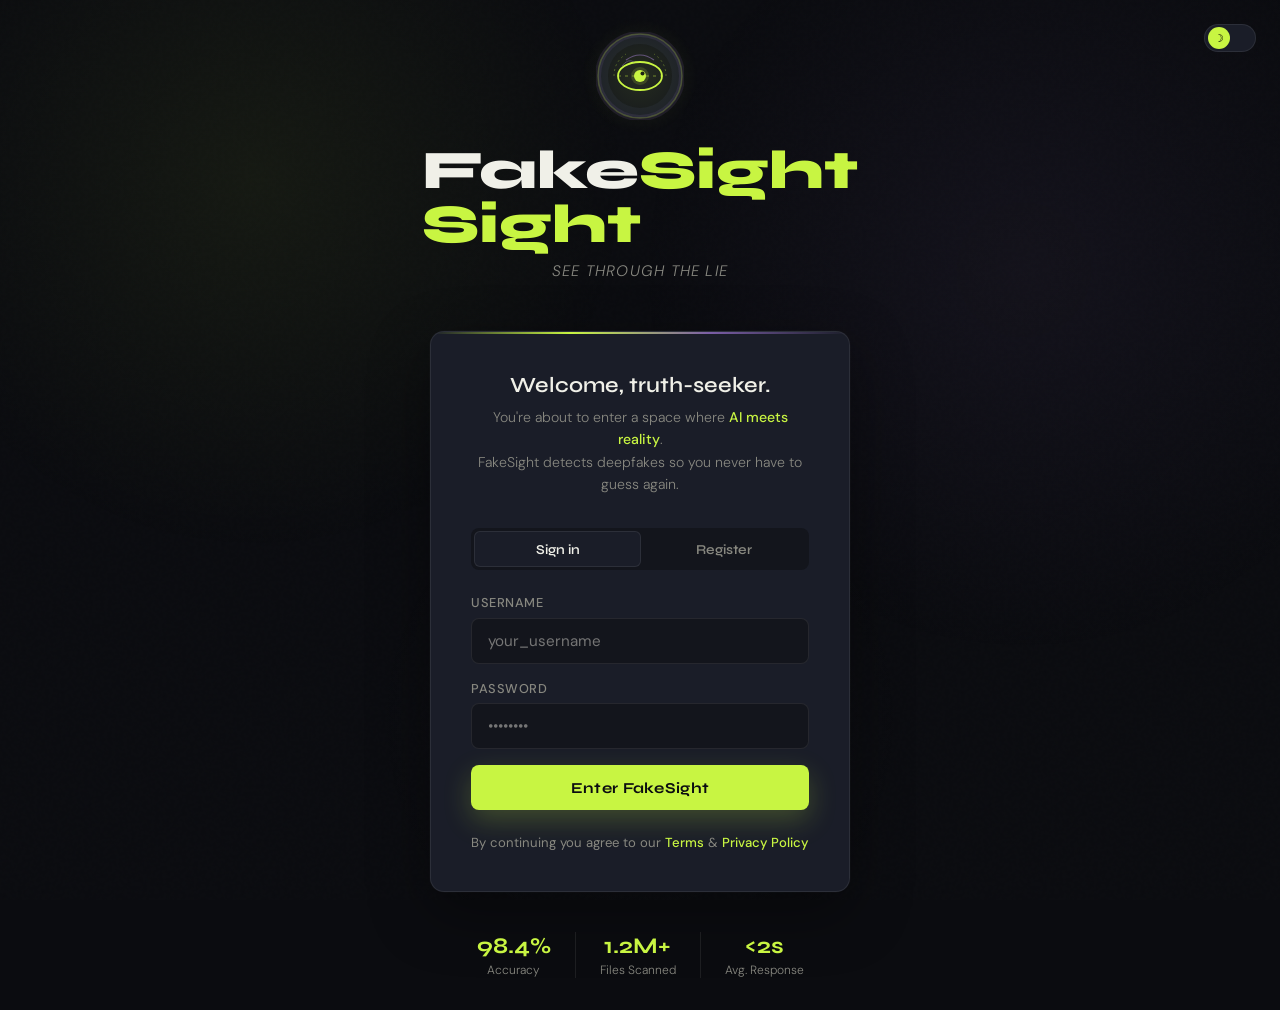
<file: frontend/index.html>
<!DOCTYPE html>
<html lang="en" data-theme="dark">
<head>
<meta charset="UTF-8" />
<meta name="viewport" content="width=device-width, initial-scale=1.0" />
<title>FakeSight — See Through the Lie</title>
<link href="https://fonts.googleapis.com/css2?family=Syne:wght@400;600;700;800&family=DM+Sans:ital,wght@0,300;0,400;0,500;1,300&display=swap" rel="stylesheet" />
<style>
  :root {
    --bg: #0b0c10;
    --surface: #13151c;
    --card: #1a1d28;
    --border: rgba(255,255,255,0.08);
    --accent: #c8f542;
    --accent2: #7b5ea7;
    --text: #f0f0e8;
    --muted: #888880;
    --danger: #ff4d6d;
    --safe: #c8f542;
    --radius: 14px;
    --transition: 0.3s cubic-bezier(0.4, 0, 0.2, 1);
  }
  [data-theme="light"] {
    --bg: #f5f4ee;
    --surface: #eceae1;
    --card: #ffffff;
    --border: rgba(0,0,0,0.1);
    --accent: #5a8a00;
    --accent2: #6b4d9e;
    --text: #1a1a14;
    --muted: #5f5e58;
    --danger: #c9213e;
    --safe: #4a7200;
  }
  * { box-sizing: border-box; margin: 0; padding: 0; }
  html { font-size: 16px; }
  body {
    font-family: 'DM Sans', sans-serif;
    background: var(--bg);
    color: var(--text);
    min-height: 100vh;
    transition: background var(--transition), color var(--transition);
    overflow-x: hidden;
  }

  /* PARTICLE CANVAS */
  #particleCanvas {
    position: fixed;
    inset: 0;
    pointer-events: none;
    z-index: 0;
  }

  .noise {
    position: fixed; inset: 0; pointer-events: none; z-index: 1;
    background-image: url("data:image/svg+xml,%3Csvg viewBox='0 0 256 256' xmlns='http://www.w3.org/2000/svg'%3E%3Cfilter id='noise'%3E%3CfeTurbulence type='fractalNoise' baseFrequency='0.9' numOctaves='4' stitchTiles='stitch'/%3E%3C/filter%3E%3Crect width='100%25' height='100%25' filter='url(%23noise)' opacity='0.03'/%3E%3C/svg%3E");
    opacity: 0.4;
  }

  .theme-btn {
    position: fixed; top: 1.5rem; right: 1.5rem; z-index: 100;
    width: 52px; height: 28px;
    background: var(--card);
    border: 1px solid var(--border);
    border-radius: 100px;
    cursor: pointer;
    display: flex; align-items: center; padding: 3px;
    transition: background var(--transition), border var(--transition);
  }
  .theme-btn-knob {
    width: 22px; height: 22px;
    border-radius: 50%;
    background: var(--accent);
    transition: transform var(--transition), background var(--transition);
    display: flex; align-items: center; justify-content: center;
    font-size: 11px;
  }
  [data-theme="light"] .theme-btn-knob { transform: translateX(24px); }

  .page {
    position: relative; z-index: 2;
    min-height: 100vh;
    display: flex; flex-direction: column; align-items: center; justify-content: center;
    padding: 2rem 1rem;
  }

  .logo-area {
    display: flex; flex-direction: column; align-items: center;
    margin-bottom: 3rem;
    animation: fadeUp 0.7s ease both;
  }

  /* EYE CONTAINER */
  .eye-wrap {
    width: 88px; height: 88px;
    margin-bottom: 1.5rem;
    position: relative;
  }

  .eye-wrap svg { width: 100%; height: 100%; }

  .eye-glow {
    position: absolute;
    inset: -15px;
    border-radius: 50%;
    background: radial-gradient(circle, rgba(200,245,66,0.1) 0%, transparent 70%);
    animation: pulse-glow 3s ease-in-out infinite;
    pointer-events: none;
  }

  @keyframes pulse-glow {
    0%,100% { opacity: 0.5; transform: scale(1); }
    50% { opacity: 1; transform: scale(1.1); }
  }

  .eye-wrap.blink svg {
    animation: blink-eye 0.12s ease;
  }
  @keyframes blink-eye {
    0% { transform: scaleY(1); }
    50% { transform: scaleY(0.05); }
    100% { transform: scaleY(1); }
  }

  .scan-line {
    animation: scan 2.5s ease-in-out infinite;
  }
  @keyframes scan {
    0% { transform: translateY(-8px); opacity: 0; }
    30% { opacity: 0.7; }
    70% { opacity: 0.7; }
    100% { transform: translateY(8px); opacity: 0; }
  }

  .brand {
    font-family: 'Syne', sans-serif;
    font-weight: 800;
    font-size: clamp(2.4rem, 6vw, 3.4rem);
    letter-spacing: -0.03em;
    line-height: 1;
    color: var(--text);
  }
  .brand span { color: var(--accent); }

  .tagline {
    margin-top: 0.5rem;
    font-size: 0.95rem;
    font-weight: 300;
    color: var(--muted);
    letter-spacing: 0.08em;
    text-transform: uppercase;
    font-style: italic;
  }

  .welcome-card {
    background: var(--card);
    border: 1px solid var(--border);
    border-radius: var(--radius);
    padding: 2.5rem;
    width: 100%; max-width: 420px;
    animation: fadeUp 0.9s ease both;
    position: relative;
    overflow: hidden;
  }
  .welcome-card::before {
    content: '';
    position: absolute; top: 0; left: 0; right: 0; height: 2px;
    background: linear-gradient(90deg, transparent, var(--accent), var(--accent2), transparent);
  }

  .welcome-msg {
    text-align: center;
    margin-bottom: 2rem;
  }
  .welcome-msg h2 {
    font-family: 'Syne', sans-serif;
    font-weight: 600;
    font-size: 1.35rem;
    margin-bottom: 0.5rem;
    color: var(--text);
  }
  .welcome-msg p {
    font-size: 0.88rem;
    color: var(--muted);
    font-weight: 300;
    line-height: 1.6;
  }
  .welcome-msg p strong { color: var(--accent); font-weight: 500; }

  .form-alert {
    padding: 0.6rem 1rem;
    border-radius: 8px;
    font-size: 0.82rem;
    font-weight: 500;
    margin-bottom: 1rem;
    background: rgba(255,77,109,0.1);
    border: 1px solid rgba(255,77,109,0.2);
    color: var(--danger);
    display: none;
  }
  .form-alert.success {
    background: rgba(200,245,66,0.08);
    border-color: rgba(200,245,66,0.2);
    color: var(--accent);
  }
  .form-alert.show { display: block; }

  .form-group { margin-bottom: 1rem; }
  .form-group label {
    display: block;
    font-size: 0.8rem;
    font-weight: 500;
    color: var(--muted);
    margin-bottom: 0.4rem;
    letter-spacing: 0.04em;
    text-transform: uppercase;
  }
  .form-group input {
    width: 100%;
    padding: 0.75rem 1rem;
    background: var(--surface);
    border: 1px solid var(--border);
    border-radius: 8px;
    color: var(--text);
    font-family: 'DM Sans', sans-serif;
    font-size: 0.95rem;
    transition: border var(--transition), box-shadow var(--transition);
    outline: none;
  }
  .form-group input:focus {
    border-color: var(--accent);
    box-shadow: 0 0 0 3px rgba(200,245,66,0.12);
  }
  [data-theme="light"] .form-group input:focus {
    box-shadow: 0 0 0 3px rgba(90,138,0,0.12);
  }

  .btn-primary {
    width: 100%;
    padding: 0.85rem;
    background: var(--accent);
    color: #0b0c10;
    border: none;
    border-radius: 8px;
    font-family: 'Syne', sans-serif;
    font-weight: 700;
    font-size: 0.95rem;
    letter-spacing: 0.02em;
    cursor: pointer;
    margin-top: 0.5rem;
    transition: transform 0.15s ease, opacity 0.15s ease;
    display: flex; align-items: center; justify-content: center; gap: 8px;
  }
  .btn-primary:hover:not(:disabled) { opacity: 0.88; transform: translateY(-1px); }
  .btn-primary:active:not(:disabled) { transform: scale(0.98); }
  .btn-primary:disabled { opacity: 0.5; cursor: not-allowed; }

  .btn-loader {
    width: 14px; height: 14px;
    border: 2px solid rgba(11,12,16,0.3);
    border-top-color: #0b0c10;
    border-radius: 50%;
    animation: spin 0.7s linear infinite;
    display: none;
  }
  .btn-primary.loading .btn-loader { display: inline-block; }
  .btn-primary.loading .btn-text { display: none; }

  @keyframes spin { to { transform: rotate(360deg); } }

  .divider {
    display: flex; align-items: center; gap: 0.75rem;
    margin: 1.25rem 0;
    color: var(--muted);
    font-size: 0.8rem;
  }
  .divider::before, .divider::after {
    content: ''; flex: 1;
    height: 1px; background: var(--border);
  }

  .btn-ghost {
    width: 100%;
    padding: 0.75rem;
    background: transparent;
    color: var(--text);
    border: 1px solid var(--border);
    border-radius: 8px;
    font-family: 'DM Sans', sans-serif;
    font-weight: 400;
    font-size: 0.9rem;
    cursor: pointer;
    transition: border var(--transition), background var(--transition);
  }
  .btn-ghost:hover { border-color: var(--accent); background: var(--surface); }

  .hint {
    text-align: center;
    margin-top: 1.5rem;
    font-size: 0.82rem;
    color: var(--muted);
  }
  .hint a { color: var(--accent); text-decoration: none; font-weight: 500; }

  .stats-row {
    display: flex; gap: 1.5rem;
    margin-top: 2.5rem;
    animation: fadeUp 1.1s ease both;
  }
  .stat { text-align: center; }
  .stat-num {
    font-family: 'Syne', sans-serif;
    font-weight: 700;
    font-size: 1.4rem;
    color: var(--accent);
  }
  .stat-label {
    font-size: 0.75rem;
    color: var(--muted);
    font-weight: 300;
    margin-top: 0.15rem;
  }
  .stat-sep { width: 1px; background: var(--border); align-self: stretch; }

  @keyframes fadeUp {
    from { opacity: 0; transform: translateY(18px); }
    to { opacity: 1; transform: translateY(0); }
  }

  .tab-row {
    display: flex; gap: 0; margin-bottom: 1.5rem;
    background: var(--surface);
    border-radius: 8px;
    padding: 3px;
  }
  .tab {
    flex: 1; padding: 0.55rem;
    text-align: center;
    font-family: 'Syne', sans-serif;
    font-size: 0.85rem;
    font-weight: 600;
    cursor: pointer;
    border-radius: 6px;
    transition: background var(--transition), color var(--transition);
    color: var(--muted);
    border: none;
    background: transparent;
  }
  .tab.active {
    background: var(--card);
    color: var(--text);
    border: 1px solid var(--border);
  }
  .form-panel { display: none; }
  .form-panel.active { display: block; }
  /* ===== CINEMATIC PREMIUM UPGRADE ===== */

body::before {
  content: "";
  position: fixed;
  inset: 0;
  background:
    radial-gradient(circle at 20% 20%, rgba(200,245,66,0.06), transparent 30%),
    radial-gradient(circle at 80% 30%, rgba(123,94,167,0.08), transparent 32%),
    radial-gradient(circle at 50% 80%, rgba(255,255,255,0.03), transparent 28%);
  z-index: 0;
  pointer-events: none;
  animation: ambientMove 14s ease-in-out infinite alternate;
}

@keyframes ambientMove {
  0% { transform: scale(1) translateY(0); }
  100% { transform: scale(1.08) translateY(-12px); }
}

.welcome-card {
  backdrop-filter: blur(18px);
  box-shadow:
    0 20px 60px rgba(0,0,0,0.38),
    0 0 0 1px rgba(255,255,255,0.02);
  transition: transform 0.35s ease, box-shadow 0.35s ease;
}

.welcome-card:hover {
  transform: translateY(-6px);
  box-shadow:
    0 28px 70px rgba(0,0,0,0.48),
    0 0 25px rgba(200,245,66,0.06);
}

.brand {
  animation: titleReveal 1.1s ease both;
}

@keyframes titleReveal {
  from {
    opacity: 0;
    transform: translateY(16px) scale(0.96);
    letter-spacing: 0.08em;
  }
  to {
    opacity: 1;
    transform: translateY(0) scale(1);
    letter-spacing: normal;
  }
}

.btn-primary {
  box-shadow: 0 10px 28px rgba(200,245,66,0.22);
}

.btn-primary:hover:not(:disabled) {
  transform: translateY(-2px) scale(1.01);
  box-shadow: 0 18px 38px rgba(200,245,66,0.28);
}

.btn-ghost:hover {
  transform: translateY(-2px);
}

.stat {
  transition: transform 0.25s ease;
}

.stat:hover {
  transform: translateY(-4px);
}

.eye-wrap {
  animation: floatEye 4s ease-in-out infinite;
}

@keyframes floatEye {
  0%,100% { transform: translateY(0px); }
  50% { transform: translateY(-6px); }
}

.page {
  animation: fadeUp 0.8s ease;
}
.tagline {
  min-height: 22px;
  transition: opacity 0.4s ease, transform 0.4s ease;
}

.tagline.fade-out {
  opacity: 0;
  transform: translateY(6px);
}

.tagline.fade-in {
  opacity: 1;
  transform: translateY(0);
}

@keyframes blinkCursor {
  0%,50% { opacity: 1; }
  51%,100% { opacity: 0; }
}
.reveal {
  opacity: 0;
  transform: translateY(28px);
  transition: opacity 0.8s ease, transform 0.8s ease;
}

.reveal.show {
  opacity: 1;
  transform: translateY(0);
}
</style>
</head>
<body data-theme="dark">

<canvas id="particleCanvas"></canvas>
<div class="noise"></div>

<button class="theme-btn" onclick="toggleTheme()" title="Toggle theme">
  <div class="theme-btn-knob" id="knob">☽</div>
</button>

<div class="page">
  <div class="logo-area reveal">

    <!-- ANIMATED EYE -->
    <div class="eye-wrap" id="eyeWrap">
      <div class="eye-glow"></div>
      <svg id="eyeSvg" viewBox="0 0 88 88" fill="none" xmlns="http://www.w3.org/2000/svg">
        <circle cx="44" cy="44" r="42" fill="#1a1d28" stroke="rgba(200,245,66,0.25)" stroke-width="1.5"/>
        <circle cx="44" cy="44" r="32" fill="#13151c"/>
        <ellipse cx="44" cy="44" rx="22" ry="14" fill="none" stroke="#c8f542" stroke-width="1.8"/>
        <circle id="eyeIris" cx="44" cy="44" r="9" fill="#c8f542" opacity="0.15"/>
        <circle id="eyePupil" cx="44" cy="44" r="6" fill="#c8f542"/>
        <circle id="eyeShine" cx="46.5" cy="41.5" r="2" fill="#0b0c10"/>
        <circle id="eyeReflect" cx="43" cy="46" r="1" fill="#c8f542" opacity="0.4"/>
        <line class="scan-line" x1="22" y1="44" x2="66" y2="44" stroke="#c8f542" stroke-width="0.8" stroke-dasharray="3 4" opacity="0.6"/>
        <path d="M 30 28 Q 44 18 58 28" stroke="#7b5ea7" stroke-width="1.2" fill="none" opacity="0.7"/>
        <path d="M 26 34 Q 32 26 38 30" stroke="#7b5ea7" stroke-width="1" fill="none" opacity="0.5"/>
        <circle cx="44" cy="44" r="42" fill="none" stroke="rgba(123,94,167,0.15)" stroke-width="6"/>
        <path d="M 18 44 Q 18 30 30 22" stroke="#c8f542" stroke-width="1" fill="none" opacity="0.3" stroke-dasharray="2 3"/>
        <path d="M 70 44 Q 70 30 58 22" stroke="#c8f542" stroke-width="1" fill="none" opacity="0.3" stroke-dasharray="2 3"/>
      </svg>
    </div>

    <div class="brand">
     <div class="brand">Fake<span>Sight</span></div><span>Sight</span>
    </div>
    <div class="tagline">See through the lie</div>
  </div>

  <div class="welcome-card reveal">
    <div class="welcome-msg">
      <h2>Welcome, truth-seeker.</h2>
      <p>
        You're about to enter a space where <strong>AI meets reality</strong>.<br>
        FakeSight detects deepfakes so you never have to guess again.
      </p>
    </div>

    <div class="tab-row">
      <button class="tab active" onclick="switchTab('login', this)">Sign in</button>
      <button class="tab" onclick="switchTab('register', this)">Register</button>
    </div>

    <!-- LOGIN PANEL -->
    <div class="form-panel active" id="panel-login">
      <div class="form-alert" id="login-error"></div>
      <div class="form-group">
        <label>Username</label>
        <input type="text" id="login-username" placeholder="your_username" autocomplete="username"/>
      </div>
      <div class="form-group">
        <label>Password</label>
        <input type="password" id="login-password" placeholder="••••••••" autocomplete="current-password"/>
      </div>
      <button class="btn-primary" id="loginBtn" onclick="handleLogin()">
        <span class="btn-text">Enter FakeSight</span>
        <span class="btn-loader"></span>
      </button>
    </div>

    <!-- REGISTER PANEL -->
    <div class="form-panel" id="panel-register">
      <div class="form-alert" id="register-error"></div>
      <div class="form-alert success" id="register-success"></div>
      <div class="form-group">
        <label>Username</label>
        <input type="text" id="reg-username" placeholder="investigator_42" autocomplete="username"/>
      </div>
      <div class="form-group">
        <label>Email</label>
        <input type="email" id="reg-email" placeholder="you@mail.com" autocomplete="email"/>
      </div>
      <div class="form-group">
        <label>Password</label>
        <input type="password" id="reg-password" placeholder="Choose a strong password" autocomplete="new-password"/>
      </div>
      <div class="form-group">
        <label>Confirm Password</label>
        <input type="password" id="reg-password2" placeholder="••••••••" autocomplete="new-password"/>
      </div>
      <button class="btn-primary" id="registerBtn" onclick="handleRegister()">
        <span class="btn-text">Create Account</span>
        <span class="btn-loader"></span>
      </button>
    </div>

    <div class="hint">
      By continuing you agree to our <a href="#">Terms</a> &amp; <a href="#">Privacy Policy</a>
    </div>
  </div>

  <div class="stats-row reveal">
    <div class="stat">
      <div class="stat-num">98.4%</div>
      <div class="stat-label">Accuracy</div>
    </div>
    <div class="stat-sep"></div>
    <div class="stat">
      <div class="stat-num">1.2M+</div>
      <div class="stat-label">Files Scanned</div>
    </div>
    <div class="stat-sep"></div>
    <div class="stat">
      <div class="stat-num">&lt;2s</div>
      <div class="stat-label">Avg. Response</div>
    </div>
  </div>
</div>

<script src="js/app.js?v=3"></script>


</body>
</html>
</file>
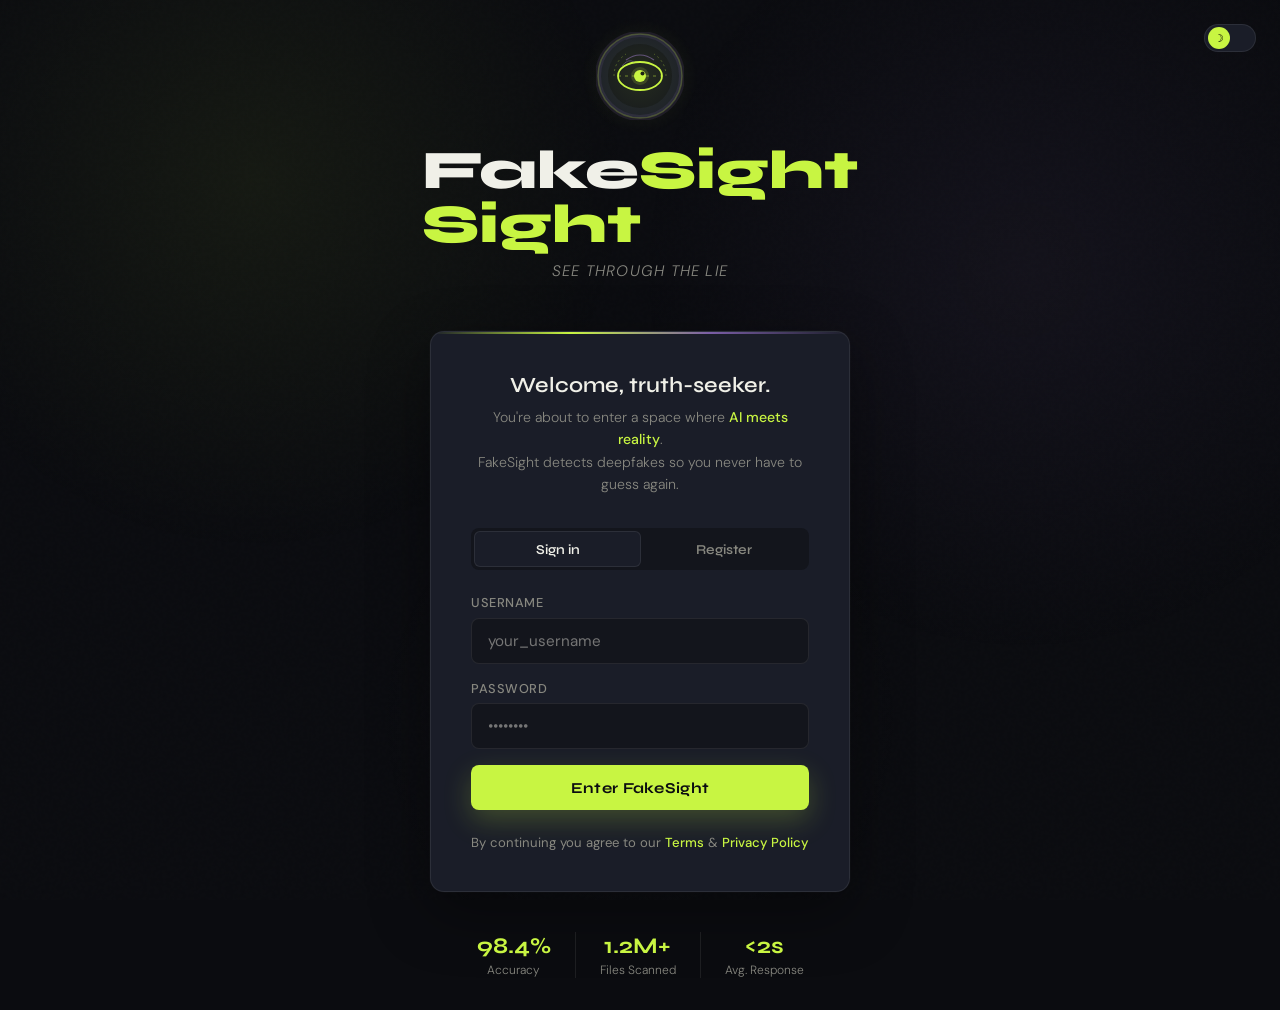
<file: frontend/dashboard.html>
<!DOCTYPE html>
<html lang="en" data-theme="dark">
<head>
  <meta charset="UTF-8" />
  <meta name="viewport" content="width=device-width, initial-scale=1.0" />
  <title>FakeSight — Dashboard</title>
  <link href="https://fonts.googleapis.com/css2?family=Syne:wght@400;600;700;800&family=DM+Sans:ital,wght@0,300;0,400;0,500;1,300&display=swap" rel="stylesheet" />
  <link rel="stylesheet" href="css/style.css" />
</head>
<body class="dash-body">

  <aside class="sidebar">
    <div class="sidebar-top">
      <div class="sidebar-brand">
        <svg viewBox="0 0 36 36" fill="none" width="28" height="28">
          <circle cx="18" cy="18" r="16" fill="#13151c" stroke="rgba(200,245,66,0.4)" stroke-width="1.2"/>
          <ellipse cx="18" cy="18" rx="10" ry="6.5" fill="none" stroke="#c8f542" stroke-width="1"/>
          <circle cx="18" cy="18" r="4.5" fill="#c8f542" opacity="0.2"/>
          <circle cx="18" cy="18" r="3" fill="#c8f542"/>
          <circle cx="19.5" cy="16.5" r="1.2" fill="#0b0c10"/>
        </svg>
        <span class="sb-word"><span>Fake</span>Sight</span>
      </div>
    </div>

    <nav class="sidebar-nav">
      <a href="#" class="nav-item active" data-section="overview">
        <svg viewBox="0 0 20 20" fill="none"><rect x="3" y="3" width="6" height="6" rx="1.5" stroke="currentColor" stroke-width="1.4"/><rect x="11" y="3" width="6" height="6" rx="1.5" stroke="currentColor" stroke-width="1.4"/><rect x="3" y="11" width="6" height="6" rx="1.5" stroke="currentColor" stroke-width="1.4"/><rect x="11" y="11" width="6" height="6" rx="1.5" stroke="currentColor" stroke-width="1.4"/></svg>
        Overview
      </a>
      <a href="#" class="nav-item" data-section="detect">
        <svg viewBox="0 0 20 20" fill="none"><circle cx="10" cy="10" r="7" stroke="currentColor" stroke-width="1.4"/><circle cx="10" cy="10" r="3" stroke="currentColor" stroke-width="1.4"/><line x1="10" y1="3" x2="10" y2="1" stroke="currentColor" stroke-width="1.4" stroke-linecap="round"/><line x1="17" y1="10" x2="19" y2="10" stroke="currentColor" stroke-width="1.4" stroke-linecap="round"/><line x1="10" y1="17" x2="10" y2="19" stroke="currentColor" stroke-width="1.4" stroke-linecap="round"/><line x1="3" y1="10" x2="1" y2="10" stroke="currentColor" stroke-width="1.4" stroke-linecap="round"/></svg>
        Detect
      </a>
      <a href="#" class="nav-item" data-section="history">
        <svg viewBox="0 0 20 20" fill="none"><circle cx="10" cy="10" r="7" stroke="currentColor" stroke-width="1.4"/><path d="M10 6v4l2.5 2.5" stroke="currentColor" stroke-width="1.4" stroke-linecap="round" stroke-linejoin="round"/></svg>
        History
      </a>
      <a href="#" class="nav-item" data-section="profile">
        <svg viewBox="0 0 20 20" fill="none"><circle cx="10" cy="7" r="3.5" stroke="currentColor" stroke-width="1.4"/><path d="M3 17c0-3.3 3.1-6 7-6s7 2.7 7 6" stroke="currentColor" stroke-width="1.4" stroke-linecap="round"/></svg>
        Profile
      </a>
    </nav>

    <div class="sidebar-bottom">
      <div class="user-chip">
        <div class="user-av" id="sidebarAv">?</div>
        <div class="user-info">
          <div class="user-nm" id="sidebarName">Loading...</div>
          <div class="user-rl" id="sidebarRole">user</div>
        </div>
        <button class="logout-btn" onclick="handleLogout()" title="Logout">
          <svg viewBox="0 0 20 20" fill="none"><path d="M13 4h3a1 1 0 0 1 1 1v10a1 1 0 0 1-1 1h-3" stroke="currentColor" stroke-width="1.4" stroke-linecap="round"/><path d="M9 13l3-3-3-3" stroke="currentColor" stroke-width="1.4" stroke-linecap="round" stroke-linejoin="round"/><line x1="12" y1="10" x2="4" y2="10" stroke="currentColor" stroke-width="1.4" stroke-linecap="round"/></svg>
        </button>
      </div>
    </div>
  </aside>

  <main class="dash-main">
    <header class="topbar">
      <div class="topbar-left">
        <h1 class="topbar-title" id="topbarTitle">Overview</h1>
        <div class="topbar-crumb">FakeSight / <span id="crumbSection">Overview</span></div>
      </div>
      <div class="topbar-right">
        <button class="theme-btn-dash" onclick="toggleTheme()" title="Toggle theme">
          <div class="theme-knob" id="knob">☽</div>
        </button>
        <div class="notif-btn">
          <svg viewBox="0 0 20 20" fill="none"><path d="M10 2a6 6 0 0 1 6 6v3l1.5 2.5H2.5L4 11V8a6 6 0 0 1 6-6z" stroke="currentColor" stroke-width="1.4"/><path d="M8 15.5a2 2 0 0 0 4 0" stroke="currentColor" stroke-width="1.4" stroke-linecap="round"/></svg>
          <span class="notif-dot"></span>
        </div>
      </div>
    </header>

    <div class="dash-content">

      <!-- OVERVIEW -->
      <section class="section" id="section-overview">
        <div class="welcome-banner">
          <div class="wb-text">
            <h2>Welcome back, <span id="welcomeName">Investigator</span>.</h2>
            <p>Your AI-powered deepfake scanner is ready. Upload an image and FakeSight will reveal the truth.</p>
          </div>
          <div class="wb-art">
            <svg viewBox="0 0 160 80" fill="none">
              <ellipse cx="80" cy="40" rx="60" ry="30" fill="none" stroke="#c8f542" stroke-width="0.8" stroke-dasharray="4 3" opacity="0.2"/>
              <ellipse cx="80" cy="40" rx="40" ry="20" fill="none" stroke="#c8f542" stroke-width="1" opacity="0.4"/>
              <circle cx="80" cy="40" r="13" fill="#c8f542" opacity="0.1"/>
              <circle cx="80" cy="40" r="8" fill="#c8f542" opacity="0.3"/>
              <circle cx="80" cy="40" r="4" fill="#c8f542"/>
              <circle cx="82" cy="38" r="1.5" fill="#0b0c10"/>
              <path d="M 20 40 Q 80 10 140 40" stroke="#c8f542" stroke-width="1.2" fill="none" stroke-linecap="round" opacity="0.5"/>
              <path d="M 20 40 Q 80 70 140 40" stroke="#7b5ea7" stroke-width="0.8" fill="none" stroke-linecap="round" opacity="0.4"/>
            </svg>
          </div>
        </div>

        <div class="stats-grid">
          <div class="stat-card">
            <div class="sc-label">Total Scans</div>
            <div class="sc-val" id="statTotal">—</div>
            <div class="sc-bar"><div class="sc-fill accent" style="width:70%"></div></div>
          </div>
          <div class="stat-card">
            <div class="sc-label">Fakes Detected</div>
            <div class="sc-val c-danger" id="statFakes">—</div>
            <div class="sc-bar"><div class="sc-fill danger" id="fakeBar" style="width:0%"></div></div>
          </div>
          <div class="stat-card">
            <div class="sc-label">Real Confirmed</div>
            <div class="sc-val c-safe" id="statReal">—</div>
            <div class="sc-bar"><div class="sc-fill safe" id="realBar" style="width:0%"></div></div>
          </div>
          <div class="stat-card">
            <div class="sc-label">Avg. Confidence</div>
            <div class="sc-val c-accent" id="statConf">—</div>
            <div class="sc-bar"><div class="sc-fill accent" id="confBar" style="width:0%"></div></div>
          </div>
        </div>

        <div class="table-panel">
          <div class="panel-head">
            <h3>Recent Activity</h3>
            <button class="panel-link" onclick="switchSection('history')">View all →</button>
          </div>
          <div class="table-wrap">
            <table class="data-table">
              <thead><tr><th>File</th><th>Result</th><th>Confidence</th><th>Date</th></tr></thead>
              <tbody id="overviewBody"><tr><td colspan="4" class="empty-row">Loading...</td></tr></tbody>
            </table>
          </div>
        </div>
      </section>

      <!-- DETECT -->
      <section class="section hidden" id="section-detect">
        <div class="detect-grid">
          <div class="detect-card">
            <div class="dc-head">
              <h3>Upload Image for Analysis</h3>
              <p>FakeSight's AI model will scan your image and return a real/fake verdict with confidence score.</p>
            </div>
            <div class="dropzone" id="dropzone"
              ondragover="event.preventDefault();this.classList.add('drag-over')"
              ondragleave="this.classList.remove('drag-over')"
              ondrop="handleDrop(event)"
              onclick="document.getElementById('fileInput').click()">
              <div class="dz-inner" id="dzInner">
                <div class="dz-icon">
                  <svg viewBox="0 0 48 48" fill="none"><rect x="4" y="10" width="40" height="30" rx="4" stroke="currentColor" stroke-width="1.5"/><circle cx="17" cy="21" r="4" stroke="currentColor" stroke-width="1.5"/><path d="M4 33l10-8 7 6 7-5 12 8" stroke="currentColor" stroke-width="1.5" stroke-linecap="round" stroke-linejoin="round"/></svg>
                </div>
                <div class="dz-title">Drop an image here</div>
                <div class="dz-sub">or click to browse — JPG, PNG, WebP</div>
              </div>
              <div class="dz-preview hidden" id="dzPreview">
                <img id="previewImg" alt="Preview"/>
                <div class="preview-name" id="previewName"></div>
                <div class="preview-size" id="previewSize"></div>
              </div>
              <input type="file" id="fileInput" accept="image/*" style="display:none" onchange="handleFileSelect(event)"/>
            </div>
            <div id="scanStatus" class="scan-status" style="display:none;">
              <div class="scan-loader"></div>
              <p id="scanText">Scanning...</p>
            </div>
            <div class="detect-actions">
              <button class="btn-ghost-dash" id="clearBtn" onclick="clearFile()" disabled>Clear</button>
              <button class="btn-primary-dash btn-detect" id="detectBtn" onclick="runDetection()" disabled>
                <span class="btn-text">Run FakeSight Scan</span>
                <span class="btn-loader-dash hidden"></span>
              </button>
            </div>
          </div>

          <div class="result-card" id="resultCard">
            <div id="scanStatus" class="scan-status" style="display:none;">
              <div class="scan-loader"></div>
              <p id="scanText">Scanning...</p>
            </div>
            <div class="result-placeholder" id="resultPlaceholder">
              <svg viewBox="0 0 64 64" fill="none"><circle cx="32" cy="32" r="28" stroke="currentColor" stroke-width="1" stroke-dasharray="3 3" opacity="0.2"/><ellipse cx="32" cy="32" rx="16" ry="10" fill="none" stroke="currentColor" stroke-width="1.2" opacity="0.3"/><circle cx="32" cy="32" r="6" fill="none" stroke="currentColor" stroke-width="1.2" opacity="0.3"/><circle cx="32" cy="32" r="2" fill="currentColor" opacity="0.2"/></svg>
              <p>Awaiting image upload.<br/>Results will appear here.</p>
            </div>
            <div class="result-display hidden" id="resultDisplay">
              <div class="verdict-box" id="verdictBox">
                <div class="verdict-icon" id="verdictIcon"></div>
                <div class="verdict-label" id="verdictLabel">—</div>
                <div class="verdict-sub" id="verdictSub">—</div>
              </div>
              <div class="conf-block">
                <div class="conf-row">
                  <span class="conf-lbl">Confidence Score</span>
                  <span class="conf-val" id="confVal">0%</span>
                </div>
                <div class="conf-track"><div class="conf-fill" id="confFill" style="width:0%"></div></div>
              </div>
              <div class="meta-grid" id="metaGrid"></div>
              <button type="button" class="btn-ghost-dash btn-full" id="saveHistoryBtn" onclick="saveToHistory()">Save to History</button>
            </div>
          </div>
        </div>
      </section>

      <!-- HISTORY -->
      <section class="section hidden" id="section-history">
        <div class="history-controls">
          <div class="filter-tabs">
            <button class="filter-tab active" onclick="filterHistory('all',this)">All</button>
            <button class="filter-tab" onclick="filterHistory('fake',this)">Fake</button>
            <button class="filter-tab" onclick="filterHistory('real',this)">Real</button>
          </div>
          <button class="btn-ghost-dash" onclick="loadHistory()">↺ Refresh</button>
        </div>
        <div class="table-panel">
          <div class="table-wrap">
            <table class="data-table">
              <thead><tr><th>Filename</th><th>Result</th><th>Confidence</th><th>Label</th><th>Date</th></tr></thead>
              <tbody id="historyBody"><tr><td colspan="5" class="empty-row">Loading...</td></tr></tbody>
            </table>
          </div>
        </div>
      </section>

      <!-- PROFILE -->
      <section class="section hidden" id="section-profile">
        <div class="profile-grid">
          <div class="profile-card">
            <div class="profile-av" id="profileAv">?</div>
            <div class="profile-nm" id="profileNm">—</div>
            <div class="profile-em" id="profileEm">—</div>
            <div class="profile-badge" id="profileRole">user</div>
          </div>
          <div class="profile-details">
            <div class="detail-panel">
              <h3>Account Details</h3>
              <div class="detail-row"><span>Username</span><span id="dUsername">—</span></div>
              <div class="detail-row"><span>Email</span><span id="dEmail">—</span></div>
              <div class="detail-row"><span>Role</span><span id="dRole">—</span></div>
              <div class="detail-row"><span>User ID</span><span id="dId">—</span></div>
            </div>
            <div class="detail-panel">
              <h3>Detection Stats</h3>
              <div class="detail-row"><span>Total Scans</span><span id="pTotal">—</span></div>
              <div class="detail-row"><span>Fakes Found</span><span class="c-danger" id="pFakes">—</span></div>
              <div class="detail-row"><span>Real Confirmed</span><span class="c-safe" id="pReal">—</span></div>
              <div class="detail-row"><span>Avg. Confidence</span><span class="c-accent" id="pConf">—</span></div>
            </div>
          </div>
        </div>
      </section>

    </div>
  </main>

  <script src="js/app.js"></script>
  <script>
    requireAuth();

    // Theme
    function toggleTheme() {
      const body = document.body;
      const knob = document.getElementById('knob');
      body.dataset.theme = body.dataset.theme === 'dark' ? 'light' : 'dark';
      knob.textContent = body.dataset.theme === 'dark' ? '☽' : '☀';
      localStorage.setItem('theme', body.dataset.theme);
    }
    const saved = localStorage.getItem('theme');
    if (saved) { document.body.dataset.theme = saved; document.getElementById('knob').textContent = saved === 'dark' ? '☽' : '☀'; }

    let currentFile = null, lastResult = null, allHistory = [], currentFilter = 'all';
    let analysing = false;

    function init() {
      const user = getUser();
      if (!user) return;
      const ini = (user.username || '?')[0].toUpperCase();
      document.getElementById('sidebarAv').textContent = ini;
      document.getElementById('sidebarName').textContent = user.username || 'Unknown';
      document.getElementById('sidebarRole').textContent = user.role || 'user';
      document.getElementById('welcomeName').textContent = user.username || 'Investigator';
      document.getElementById('profileAv').textContent = ini;
      document.getElementById('profileNm').textContent = user.username || '—';
      document.getElementById('profileEm').textContent = user.email || '—';
      document.getElementById('profileRole').textContent = user.role || 'user';
      document.getElementById('dUsername').textContent = user.username || '—';
      document.getElementById('dEmail').textContent = user.email || '—';
      document.getElementById('dRole').textContent = user.role || '—';
      document.getElementById('dId').textContent = user.id || '—';
      loadHistory();
      document.querySelectorAll('.nav-item').forEach(item => {
        item.addEventListener('click', e => { e.preventDefault(); switchSection(item.dataset.section); });
      });
    }

    function switchSection(name) {
      document.querySelectorAll('.section').forEach(s => s.classList.add('hidden'));
      document.querySelectorAll('.nav-item').forEach(l => l.classList.remove('active'));
      const s = document.getElementById('section-' + name);
      const l = document.querySelector('[data-section="' + name + '"]');
      if (s) s.classList.remove('hidden');
      if (l) l.classList.add('active');
      const titles = {overview:'Overview', detect:'Detect', history:'History', profile:'Profile'};
      document.getElementById('topbarTitle').textContent = titles[name] || name;
      document.getElementById('crumbSection').textContent = titles[name] || name;
    }

    async function loadHistory() {
      try {
        const data = await api.getHistory();
        allHistory = data;
        renderStats(data);
        renderTable('historyBody', data, currentFilter, true);
        renderTable('overviewBody', data.slice(0,5), 'all', false);
        renderProfileStats(data);
      } catch(e) { allHistory = []; renderStats([]); }
    }

    function renderStats(data) {
      const fakes = data.filter(d => d.result === 'fake').length;
      const real = data.filter(d => d.result === 'real').length;
      const total = data.length;
      const avg = total ? (data.reduce((s,d) => s + parseFloat(d.confidence||0), 0) / total * 100).toFixed(1) : '—';
      document.getElementById('statTotal').textContent = total;
      document.getElementById('statFakes').textContent = fakes;
      document.getElementById('statReal').textContent = real;
      document.getElementById('statConf').textContent = total ? avg + '%' : '—';
      if (total > 0) {
        setTimeout(() => {
          document.getElementById('fakeBar').style.width = (fakes/total*100) + '%';
          document.getElementById('realBar').style.width = (real/total*100) + '%';
          document.getElementById('confBar').style.width = parseFloat(avg) + '%';
        }, 200);
      }
    }

    function renderProfileStats(data) {
      const fakes = data.filter(d => d.result === 'fake').length;
      const real = data.filter(d => d.result === 'real').length;
      const total = data.length;
      const avg = total ? (data.reduce((s,d) => s + parseFloat(d.confidence||0), 0) / total * 100).toFixed(1) : '—';
      document.getElementById('pTotal').textContent = total;
      document.getElementById('pFakes').textContent = fakes;
      document.getElementById('pReal').textContent = real;
      document.getElementById('pConf').textContent = total ? avg + '%' : '—';
    }

    function renderTable(tbodyId, data, filter, showLabel) {
      const tbody = document.getElementById(tbodyId);
      const filtered = filter === 'all' ? data : data.filter(d => d.result === filter);
      if (!filtered.length) {
        tbody.innerHTML = '<tr><td colspan="' + (showLabel?5:4) + '" class="empty-row">No detections found.</td></tr>';
        return;
      }
      tbody.innerHTML = filtered.map(row => {
        const r = (row.result || '').toLowerCase();
        let badgeClass = 'badge-real';
        let badgeText = 'REAL';
        if (r.includes('fake')) { badgeClass = 'badge-fake'; badgeText = 'LIKELY FAKE'; }
        else if (r.includes('uncertain') || r.includes('suspicious')) { badgeClass = 'badge-warn'; badgeText = 'UNCERTAIN'; }
        else { badgeClass = 'badge-real'; badgeText = 'LIKELY REAL'; }
        const conf = row.confidence ? (parseFloat(row.confidence)*100).toFixed(1)+'%' : '—';
        const date = row.created_at ? new Date(row.created_at).toLocaleDateString() : '—';
        const badge = '<span class="badge ' + badgeClass + '">' + badgeText + '</span>';
        const lbl = showLabel ? '<td class="td-muted">' + (row.label||'—') + '</td>' : '';
        return '<tr><td class="td-file">' + (row.filename||row.image_name||'image') + '</td><td>' + badge + '</td><td>' + conf + '</td>' + lbl + '<td class="td-muted">' + date + '</td></tr>';
      }).join('');
    }

    function filterHistory(filter, btn) {
      document.querySelectorAll('.filter-tab').forEach(t => t.classList.remove('active'));
      btn.classList.add('active');
      currentFilter = filter;
      renderTable('historyBody', allHistory, filter, true);
    }

    function handleDrop(e) {
      e.preventDefault();
      document.getElementById('dropzone').classList.remove('drag-over');
      const file = e.dataTransfer.files[0];
      if (file && file.type.startsWith('image/')) processFile(file);
    }

    function handleFileSelect(e) {
      const file = e.target.files[0];
      if (file) processFile(file);
    }

    function processFile(file) {
      currentFile = file;
      const saveBtn = document.getElementById('saveHistoryBtn');
      if (saveBtn) { saveBtn.textContent = 'Save to History'; saveBtn.disabled = false; }
      const reader = new FileReader();
      reader.onload = ev => {
        document.getElementById('previewImg').src = ev.target.result;
        document.getElementById('previewName').textContent = file.name;
        document.getElementById('previewSize').textContent = (file.size/1024).toFixed(1) + ' KB';
        document.getElementById('dzInner').classList.add('hidden');
        document.getElementById('dzPreview').classList.remove('hidden');
      };
      reader.readAsDataURL(file);
      document.getElementById('detectBtn').disabled = false;
      document.getElementById('clearBtn').disabled = false;
      document.getElementById('resultDisplay').classList.add('hidden');
      document.getElementById('resultPlaceholder').classList.remove('hidden');
    }

    function clearFile() {
      currentFile = null; lastResult = null;
      const saveBtn = document.getElementById('saveHistoryBtn');
      if (saveBtn) { saveBtn.textContent = 'Save to History'; saveBtn.disabled = false; }
      document.getElementById('fileInput').value = '';
      document.getElementById('dzInner').classList.remove('hidden');
      document.getElementById('dzPreview').classList.add('hidden');
      document.getElementById('detectBtn').disabled = true;
      document.getElementById('clearBtn').disabled = true;
      document.getElementById('resultDisplay').classList.add('hidden');
      document.getElementById('resultPlaceholder').classList.remove('hidden');
    }

    async function runDetection() {
      if (analysing) return;

      if (!currentFile) {
        showToast('Please select an image first.', 'error');
        return;
      }

      const scanStatus = document.getElementById('scanStatus');
      const scanText = document.getElementById('scanText');
      const detectBtn = document.getElementById('detectBtn');
      const clearBtn = document.getElementById('clearBtn');
      const btnText = detectBtn ? detectBtn.querySelector('.btn-text') : null;
      const btnLoader = detectBtn ? detectBtn.querySelector('.btn-loader-dash') : null;
      const messages = [
        'Scanning neural patterns...',
        'Detecting synthetic artifacts...',
        'Running authenticity model...',
        'Finalizing verdict...'
      ];

      let i = 0;
      analysing = true;

      if (detectBtn) detectBtn.disabled = true;
      if (clearBtn) clearBtn.disabled = true;
      if (btnText) btnText.textContent = 'Scanning...';
      if (btnLoader) btnLoader.classList.remove('hidden');
      if (scanStatus && scanText) {
        scanStatus.style.display = 'block';
        scanText.textContent = messages[0];
      }

      const interval = setInterval(() => {
        i++;
        if (scanText) scanText.textContent = messages[i % messages.length];
      }, 1200);

      try {
        const formData = new FormData();
        formData.append('file', currentFile);

        const result = await api.detect(formData);
        lastResult = result;
        showResult(result);

        if (result && result.history_id) {
          loadHistory();
        }

        showToast('Detection completed.', 'success');
      } catch (error) {
        showToast(error.message, 'error');
      } finally {
        analysing = false;
        clearInterval(interval);
        if (scanStatus) scanStatus.style.display = 'none';
        if (btnLoader) btnLoader.classList.add('hidden');
        if (btnText) btnText.textContent = 'Run FakeSight Scan';
        if (detectBtn) detectBtn.disabled = !currentFile;
        if (clearBtn) clearBtn.disabled = !currentFile;
      }
    }

    function showResult(r) {
      const verdict = (r.prediction || r.result || '').toLowerCase();
      // Determine state: fake, warn (uncertain), or real
      let state = 'real';
      if (verdict.includes('fake')) state = 'fake';
      else if (verdict.includes('uncertain') || verdict.includes('suspicious')) state = 'warn';

      const saveBtn = document.getElementById('saveHistoryBtn');
      if (r.history_id) {
        saveBtn.textContent = 'Saved to history';
        saveBtn.disabled = true;
      } else {
        saveBtn.textContent = 'Save to History';
        saveBtn.disabled = false;
      }
      const conf = Math.round((r.confidence||0) * 100);
      document.getElementById('resultPlaceholder').classList.add('hidden');
      document.getElementById('resultDisplay').classList.remove('hidden');
      const box = document.getElementById('verdictBox');
      box.className = 'verdict-box v-' + state;

      const icons = {
        fake: '<svg viewBox="0 0 32 32" fill="none"><circle cx="16" cy="16" r="14" stroke="currentColor" stroke-width="1.5"/><line x1="10" y1="10" x2="22" y2="22" stroke="currentColor" stroke-width="2" stroke-linecap="round"/><line x1="22" y1="10" x2="10" y2="22" stroke="currentColor" stroke-width="2" stroke-linecap="round"/></svg>',
        warn: '<svg viewBox="0 0 32 32" fill="none"><path d="M16 3L1 29h30L16 3z" stroke="currentColor" stroke-width="1.5" stroke-linejoin="round"/><line x1="16" y1="13" x2="16" y2="21" stroke="currentColor" stroke-width="2" stroke-linecap="round"/><circle cx="16" cy="25" r="1.2" fill="currentColor"/></svg>',
        real: '<svg viewBox="0 0 32 32" fill="none"><circle cx="16" cy="16" r="14" stroke="currentColor" stroke-width="1.5"/><path d="M10 16l4 4 8-8" stroke="currentColor" stroke-width="2" stroke-linecap="round" stroke-linejoin="round"/></svg>'
      };
      const labels = {
        fake: 'LIKELY FAKE',
        warn: 'UNCERTAIN',
        real: 'LIKELY REAL'
      };
      const subs = {
        fake: 'This image shows signs of AI manipulation.',
        warn: 'The result is inconclusive — the model is not confident enough.',
        real: 'No manipulation signatures found.'
      };
      const colorClasses = { fake: 'c-danger', warn: 'c-warn', real: 'c-safe' };

      document.getElementById('verdictIcon').innerHTML = icons[state];
      document.getElementById('verdictLabel').textContent = labels[state];
      document.getElementById('verdictSub').textContent = subs[state];
      document.getElementById('confVal').textContent = conf + '%';
      const fill = document.getElementById('confFill');
      fill.className = 'conf-fill cf-' + state;
      setTimeout(() => { fill.style.width = conf + '%'; }, 100);
      document.getElementById('metaGrid').innerHTML =
        '<div class="meta-item"><span>Model Label</span><span>' + (r.label||'—') + '</span></div>' +
        '<div class="meta-item"><span>Scanned by</span><span>' + (r.username||r.user||'—') + '</span></div>' +
        '<div class="meta-item"><span>Confidence</span><span>' + conf + '%</span></div>' +
        '<div class="meta-item"><span>Verdict</span><span class="' + colorClasses[state] + '">' + labels[state] + '</span></div>';
    }

    async function saveToHistory() {
      if (!lastResult) return;
      if (lastResult.history_id) {
        showToast('Already saved in your history.', 'success');
        return;
      }
      const verdict = lastResult.prediction || lastResult.result;
      try {
        await api.saveHistory({
          image_name: lastResult.filename||'image',
          result: verdict,
          confidence: lastResult.confidence,
          label: lastResult.label || '',
        });
        showToast('Saved to history!', 'success');
        loadHistory();
      } catch(e) { showToast('Could not save.', 'error'); }
    }

    function showToast(msg, type) {
      const t = document.createElement('div');
      t.className = 'toast toast-' + (type||'info');
      t.textContent = msg;
      document.body.appendChild(t);
      setTimeout(() => t.classList.add('toast-show'), 10);
      setTimeout(() => { t.classList.remove('toast-show'); setTimeout(() => t.remove(), 400); }, 3000);
    }

    async function handleLogout() {
      try { const r = localStorage.getItem('refresh'); if (r) await api.logout(r); } catch(e) {}
      localStorage.clear();
      window.location.href = 'index.html';
    }

    init();
  </script>
</body>
</html>
</file>
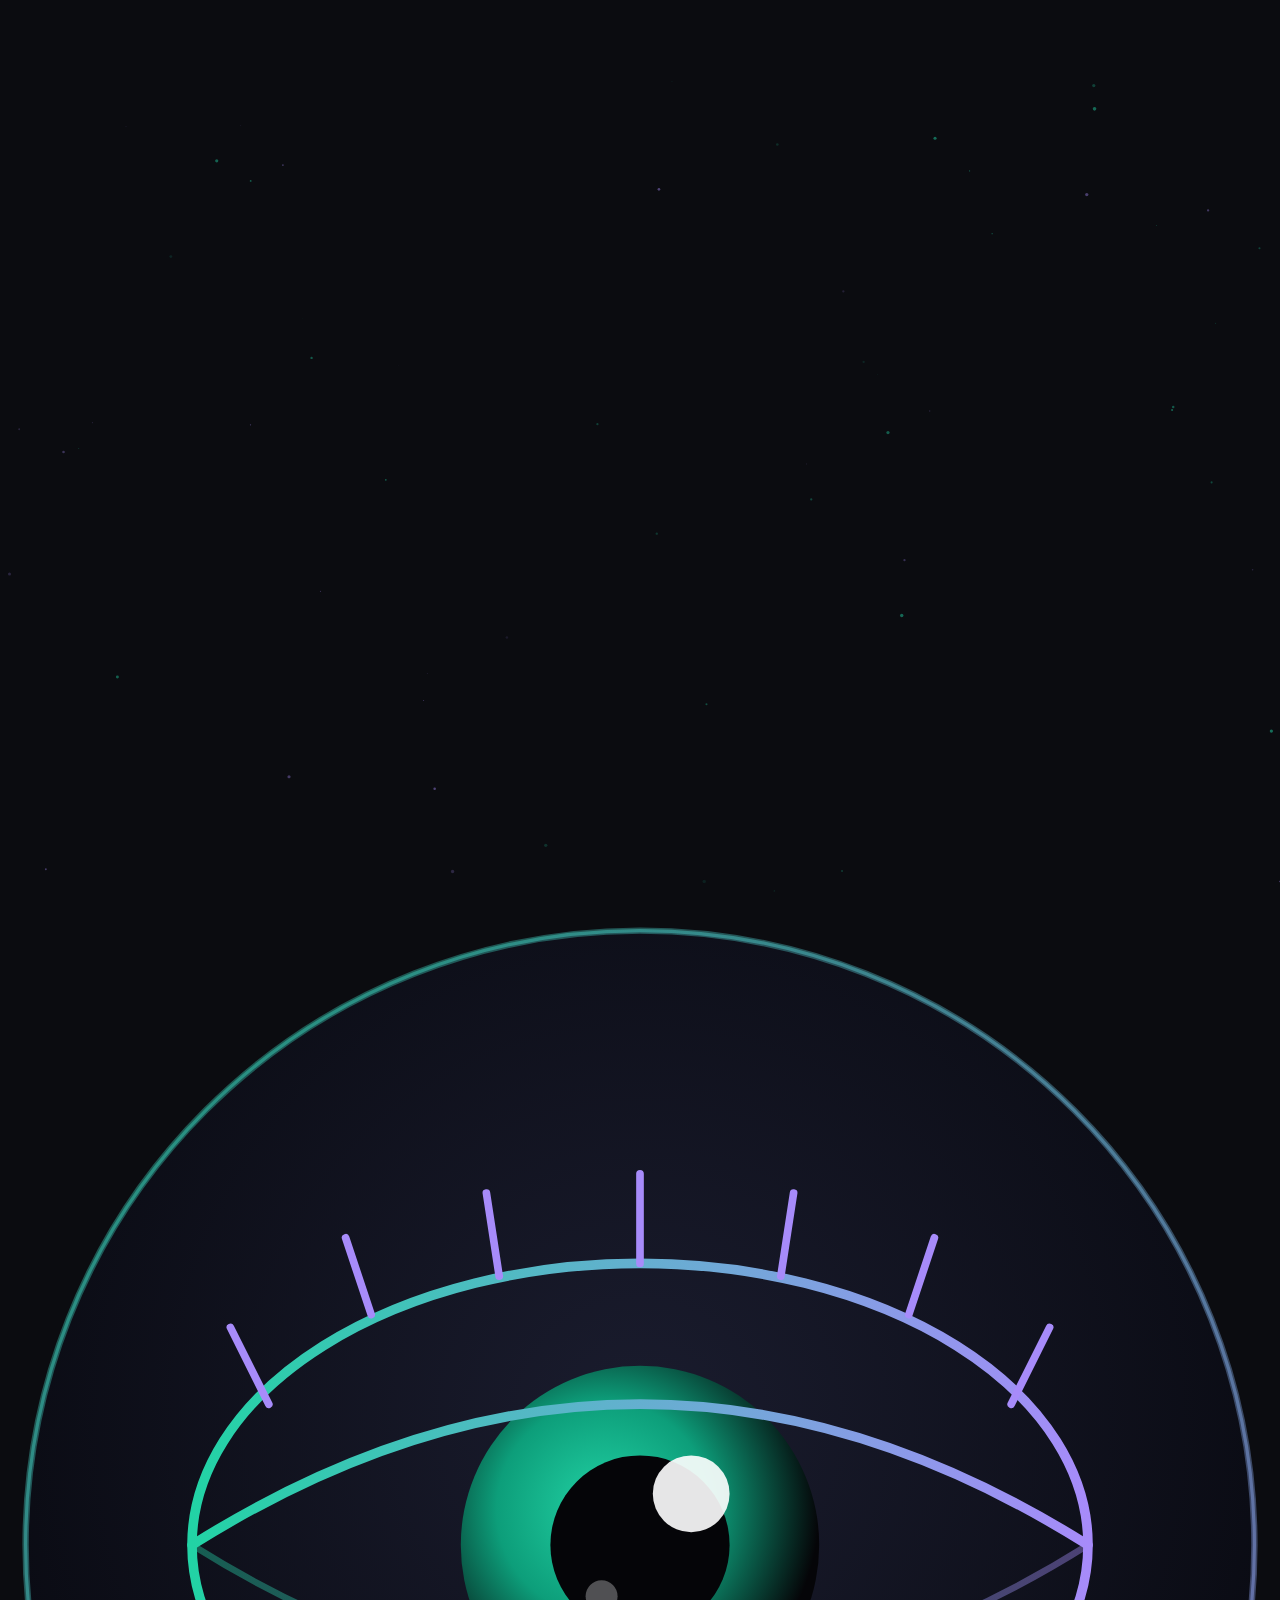
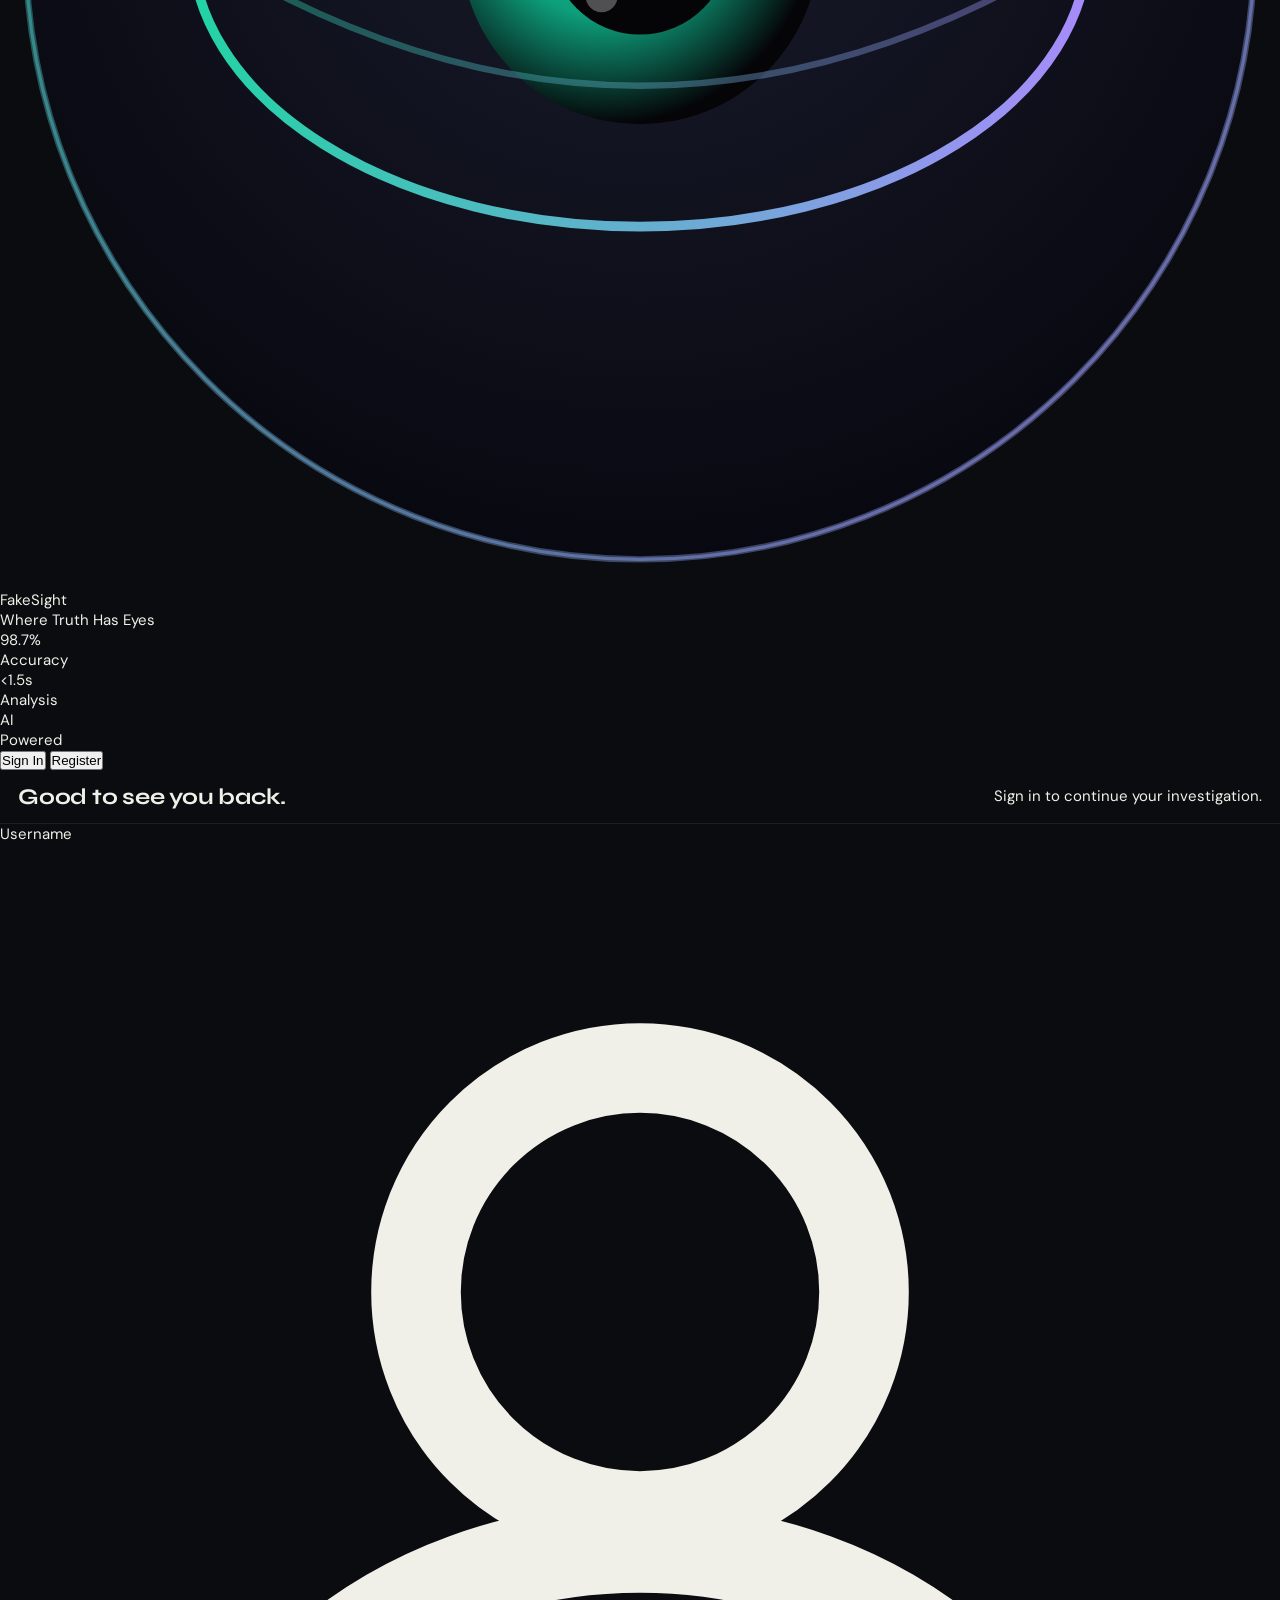
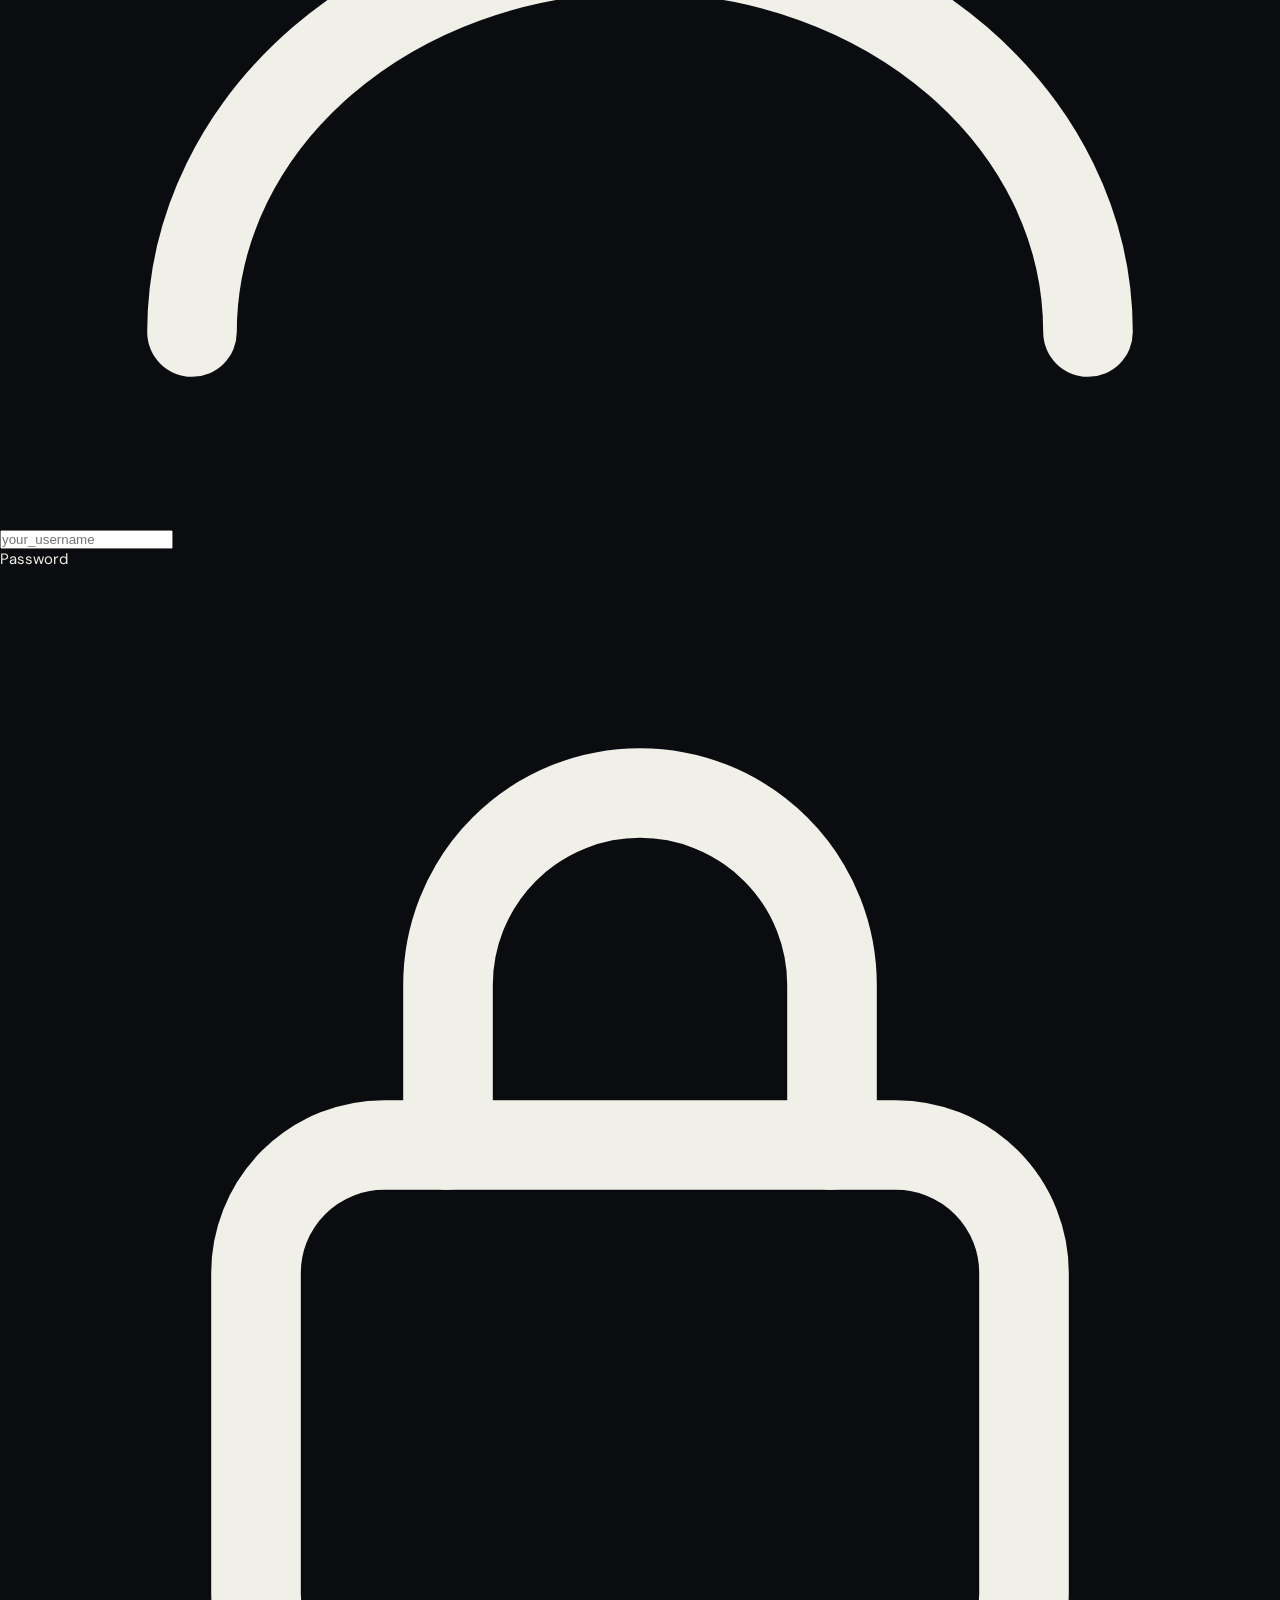
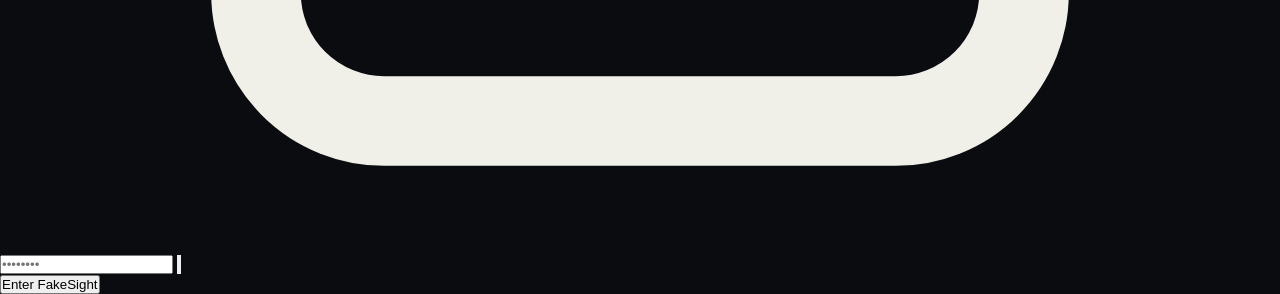
<file: frontend/login.html>
<!DOCTYPE html>
<html lang="en" data-theme="dark">
<head>
  <meta charset="UTF-8" />
  <meta name="viewport" content="width=device-width, initial-scale=1.0" />
  <title>FakeSight — Enter</title>
  <link href="https://fonts.googleapis.com/css2?family=Syne:wght@400;600;700;800&family=DM+Mono:wght@300;400;500&family=DM+Sans:wght@300;400;500&display=swap" rel="stylesheet" />
  <link rel="stylesheet" href="css/style.css" />
</head>
<body class="login-body">

  <canvas id="particleCanvas"></canvas>

  <div class="login-wrap">

    <div class="login-left">
      <div class="eye-container" id="eyeContainer">
        <svg class="eye-svg" viewBox="0 0 200 200" fill="none" xmlns="http://www.w3.org/2000/svg">
          <circle cx="100" cy="100" r="96" fill="url(#eye-bg)" stroke="url(#eye-ring)" stroke-width="1"/>
          <ellipse cx="100" cy="100" rx="70" ry="44" fill="none" stroke="url(#lash-g)" stroke-width="1.5"/>
          <circle class="iris" cx="100" cy="100" r="28" fill="url(#iris-g)"/>
          <circle class="pupil" cx="100" cy="100" r="14" fill="#050508"/>
          <circle class="shine" cx="108" cy="92" r="6" fill="white" opacity="0.9"/>
          <circle cx="94" cy="108" r="2.5" fill="white" opacity="0.3"/>
          <line class="scan" x1="30" y1="100" x2="170" y2="100" stroke="url(#lash-g)" stroke-width="0.8" stroke-dasharray="4 5" opacity="0.5"/>
          <path d="M 30 100 Q 100 56 170 100" stroke="url(#lash-g)" stroke-width="1.5" fill="none" stroke-linecap="round"/>
          <path d="M 30 100 Q 100 144 170 100" stroke="url(#lash-g)" stroke-width="1" fill="none" stroke-linecap="round" opacity="0.4"/>
          <path d="M 42 78 L 36 66" stroke="#a78bfa" stroke-width="1.2" stroke-linecap="round"/>
          <path d="M 58 64 L 54 52" stroke="#a78bfa" stroke-width="1.2" stroke-linecap="round"/>
          <path d="M 78 58 L 76 45" stroke="#a78bfa" stroke-width="1.2" stroke-linecap="round"/>
          <path d="M 100 56 L 100 42" stroke="#a78bfa" stroke-width="1.2" stroke-linecap="round"/>
          <path d="M 122 58 L 124 45" stroke="#a78bfa" stroke-width="1.2" stroke-linecap="round"/>
          <path d="M 142 64 L 146 52" stroke="#a78bfa" stroke-width="1.2" stroke-linecap="round"/>
          <path d="M 158 78 L 164 66" stroke="#a78bfa" stroke-width="1.2" stroke-linecap="round"/>
          <circle cx="100" cy="100" r="96" fill="none" stroke="url(#outer-ring)" stroke-width="0.5" opacity="0.5"/>
          <defs>
            <radialGradient id="eye-bg" cx="50%" cy="40%" r="60%">
              <stop offset="0%" stop-color="#1a1c2e"/>
              <stop offset="100%" stop-color="#080910"/>
            </radialGradient>
            <linearGradient id="eye-ring" x1="0" y1="0" x2="1" y2="1">
              <stop offset="0%" stop-color="#22d3a5" stop-opacity="0.4"/>
              <stop offset="100%" stop-color="#a78bfa" stop-opacity="0.4"/>
            </linearGradient>
            <linearGradient id="lash-g" x1="0" y1="0" x2="1" y2="0">
              <stop offset="0%" stop-color="#22d3a5"/>
              <stop offset="100%" stop-color="#a78bfa"/>
            </linearGradient>
            <radialGradient id="iris-g" cx="40%" cy="40%" r="60%">
              <stop offset="0%" stop-color="#22d3a5"/>
              <stop offset="50%" stop-color="#0d9e7a"/>
              <stop offset="100%" stop-color="#050508"/>
            </radialGradient>
            <linearGradient id="outer-ring" x1="0" y1="0" x2="1" y2="1">
              <stop offset="0%" stop-color="#22d3a5"/>
              <stop offset="100%" stop-color="#a78bfa"/>
            </linearGradient>
          </defs>
        </svg>
        <div class="eye-glow"></div>
      </div>

      <div class="brand-block">
        <div class="brand-name glitch" data-text="FakeSight">
          <span class="brand-f">Fake</span><span class="brand-s">Sight</span>
        </div>
        <div class="brand-tagline">Where Truth Has Eyes</div>
      </div>

      <div class="left-stats">
        <div class="ls-item">
          <div class="ls-val">98.7%</div>
          <div class="ls-label">Accuracy</div>
        </div>
        <div class="ls-sep"></div>
        <div class="ls-item">
          <div class="ls-val">&lt;1.5s</div>
          <div class="ls-label">Analysis</div>
        </div>
        <div class="ls-sep"></div>
        <div class="ls-item">
          <div class="ls-val">AI</div>
          <div class="ls-label">Powered</div>
        </div>
      </div>
    </div>

    <div class="login-right">
      <div class="auth-card">

        <div class="auth-tabs">
          <button class="auth-tab active" data-tab="login" onclick="switchTab('login')">Sign In</button>
          <button class="auth-tab" data-tab="register" onclick="switchTab('register')">Register</button>
          <div class="tab-indicator" id="tabIndicator"></div>
        </div>

        <div class="auth-panel" id="panel-login">
          <div class="panel-head">
            <h2>Good to see you back.</h2>
            <p>Sign in to continue your investigation.</p>
          </div>
          <div class="form-alert hidden" id="login-error"></div>
          <div class="form-field">
            <label>Username</label>
            <div class="input-wrap">
              <svg class="input-icon" viewBox="0 0 20 20" fill="none"><circle cx="10" cy="7" r="3.5" stroke="currentColor" stroke-width="1.4"/><path d="M3 17c0-3.3 3.1-6 7-6s7 2.7 7 6" stroke="currentColor" stroke-width="1.4" stroke-linecap="round"/></svg>
              <input type="text" id="login-username" placeholder="your_username" autocomplete="username"/>
            </div>
          </div>
          <div class="form-field">
            <label>Password</label>
            <div class="input-wrap">
              <svg class="input-icon" viewBox="0 0 20 20" fill="none"><rect x="4" y="9" width="12" height="9" rx="2" stroke="currentColor" stroke-width="1.4"/><path d="M7 9V6.5a3 3 0 0 1 6 0V9" stroke="currentColor" stroke-width="1.4" stroke-linecap="round"/></svg>
              <input type="password" id="login-password" placeholder="••••••••" autocomplete="current-password"/>
              <button class="pw-toggle" type="button" onclick="togglePw('login-password', this)">
                <svg viewBox="0 0 20 20" fill="none"><ellipse cx="10" cy="10" rx="7" ry="5" stroke="currentColor" stroke-width="1.4"/><circle cx="10" cy="10" r="2" stroke="currentColor" stroke-width="1.4"/></svg>
              </button>
            </div>
          </div>
          <button class="btn-primary" onclick="handleLogin(event)">
            <span class="btn-text">Enter FakeSight</span>
            <span class="btn-loader hidden"></span>
          </button>
        </div>

        <div class="auth-panel hidden" id="panel-register">
          <div class="panel-head">
            <h2>Join the investigation.</h2>
            <p>Create your account to start detecting deepfakes.</p>
          </div>
          <div class="form-alert hidden" id="register-error"></div>
          <div class="form-alert success hidden" id="register-success"></div>
          <div class="form-field">
            <label>Username</label>
            <div class="input-wrap">
              <svg class="input-icon" viewBox="0 0 20 20" fill="none"><circle cx="10" cy="7" r="3.5" stroke="currentColor" stroke-width="1.4"/><path d="M3 17c0-3.3 3.1-6 7-6s7 2.7 7 6" stroke="currentColor" stroke-width="1.4" stroke-linecap="round"/></svg>
              <input type="text" id="reg-username" placeholder="investigator_42" autocomplete="username"/>
            </div>
          </div>
          <div class="form-field">
            <label>Email</label>
            <div class="input-wrap">
              <svg class="input-icon" viewBox="0 0 20 20" fill="none"><rect x="3" y="5" width="14" height="10" rx="2" stroke="currentColor" stroke-width="1.4"/><path d="M3 7l7 5 7-5" stroke="currentColor" stroke-width="1.4" stroke-linecap="round"/></svg>
              <input type="email" id="reg-email" placeholder="you@domain.com" autocomplete="email"/>
            </div>
          </div>
          <div class="form-row">
            <div class="form-field">
              <label>Password</label>
              <div class="input-wrap">
                <svg class="input-icon" viewBox="0 0 20 20" fill="none"><rect x="4" y="9" width="12" height="9" rx="2" stroke="currentColor" stroke-width="1.4"/><path d="M7 9V6.5a3 3 0 0 1 6 0V9" stroke="currentColor" stroke-width="1.4" stroke-linecap="round"/></svg>
                <input type="password" id="reg-password" placeholder="••••••••" autocomplete="new-password"/>
              </div>
            </div>
            <div class="form-field">
              <label>Confirm</label>
              <div class="input-wrap">
                <svg class="input-icon" viewBox="0 0 20 20" fill="none"><path d="M5 10l4 4 6-6" stroke="currentColor" stroke-width="1.4" stroke-linecap="round" stroke-linejoin="round"/></svg>
                <input type="password" id="reg-password2" placeholder="••••••••" autocomplete="new-password"/>
              </div>
            </div>
          </div>
          <button class="btn-primary" onclick="handleRegister(event)">
            <span class="btn-text">Create Account</span>
            <span class="btn-loader hidden"></span>
          </button>
        </div>

      </div>
    </div>
  </div>

  <script src="js/app.js"></script>
  <script>
    // Eye follows mouse
    const eyeContainer = document.getElementById('eyeContainer');
    const iris = document.querySelector('.iris');
    const pupil = document.querySelector('.pupil');
    const shine = document.querySelector('.shine');

    document.addEventListener('mousemove', (e) => {
      const rect = eyeContainer.getBoundingClientRect();
      const cx = rect.left + rect.width / 2;
      const cy = rect.top + rect.height / 2;
      const dx = e.clientX - cx;
      const dy = e.clientY - cy;
      const dist = Math.sqrt(dx * dx + dy * dy);
      const maxMove = 12;
      const nx = (dx / Math.max(dist, 1)) * Math.min(dist * 0.1, maxMove);
      const ny = (dy / Math.max(dist, 1)) * Math.min(dist * 0.1, maxMove);
      
      // Validate coordinates are valid numbers
      if (isNaN(nx) || isNaN(ny) || !isFinite(nx) || !isFinite(ny)) {
        console.debug('[FakeSight] Invalid eye coordinates, skipping update', { nx, ny });
        return;
      }
      
      iris.setAttribute('cx', 100 + nx);
      iris.setAttribute('cy', 100 + ny);
      pupil.setAttribute('cx', 100 + nx * 1.2);
      pupil.setAttribute('cy', 100 + ny * 1.2);
      shine.setAttribute('cx', 108 + nx);
      shine.setAttribute('cy', 92 + ny);
    });

    // Blink animation
    setInterval(() => {
      eyeContainer.classList.add('blink');
      setTimeout(() => eyeContainer.classList.remove('blink'), 200);
    }, 4000 + Math.random() * 3000);

    // Particle canvas
    const canvas = document.getElementById('particleCanvas');
    const ctx = canvas.getContext('2d');
    canvas.width = window.innerWidth;
    canvas.height = window.innerHeight;

    const particles = Array.from({length: 60}, () => ({
      x: Math.random() * canvas.width,
      y: Math.random() * canvas.height,
      r: Math.random() * 1.5 + 0.3,
      vx: (Math.random() - 0.5) * 0.3,
      vy: (Math.random() - 0.5) * 0.3,
      opacity: Math.random() * 0.4 + 0.1,
      color: Math.random() > 0.5 ? '34,211,165' : '167,139,250'
    }));

    function animParticles() {
      ctx.clearRect(0, 0, canvas.width, canvas.height);
      particles.forEach(p => {
        p.x += p.vx; p.y += p.vy;
        if (p.x < 0) p.x = canvas.width;
        if (p.x > canvas.width) p.x = 0;
        if (p.y < 0) p.y = canvas.height;
        if (p.y > canvas.height) p.y = 0;
        ctx.beginPath();
        ctx.arc(p.x, p.y, p.r, 0, Math.PI * 2);
        ctx.fillStyle = `rgba(${p.color},${p.opacity})`;
        ctx.fill();
      });
      requestAnimationFrame(animParticles);
    }
    animParticles();

    window.addEventListener('resize', () => {
      canvas.width = window.innerWidth;
      canvas.height = window.innerHeight;
    });

    // Tab switching
    function switchTab(tab) {
      document.querySelectorAll('.auth-tab').forEach(t => t.classList.toggle('active', t.dataset.tab === tab));
      document.getElementById('panel-login').classList.toggle('hidden', tab !== 'login');
      document.getElementById('panel-register').classList.toggle('hidden', tab !== 'register');
      document.getElementById('tabIndicator').style.transform = tab === 'login' ? 'translateX(0)' : 'translateX(100%)';
    }

    function togglePw(id, btn) {
      const input = document.getElementById(id);
      input.type = input.type === 'password' ? 'text' : 'password';
      btn.classList.toggle('active');
    }

    async function handleLogin(e) {
      const btn = e.currentTarget;
      const username = document.getElementById('login-username').value.trim();
      const password = document.getElementById('login-password').value;
      const errorEl = document.getElementById('login-error');

      if (!username || !password) { showAlert(errorEl, 'Please fill in all fields.'); return; }

      setLoading(btn, true);
      hideAlert(errorEl);
      try {
        const res = await api.login(username, password);
        localStorage.setItem('access', res.tokens.access);
        localStorage.setItem('refresh', res.tokens.refresh);
        localStorage.setItem('user', JSON.stringify(res.user));
        window.location.href = 'dashboard.html';
      } catch (err) {
        showAlert(errorEl, err.message || 'Login failed.');
      } finally {
        setLoading(btn, false);
      }
    }

    async function handleRegister(e) {
      const btn = e.currentTarget;
      const username = document.getElementById('reg-username').value.trim();
      const email = document.getElementById('reg-email').value.trim();
      const password = document.getElementById('reg-password').value;
      const password2 = document.getElementById('reg-password2').value;
      const errorEl = document.getElementById('register-error');
      const successEl = document.getElementById('register-success');

      if (!username || !email || !password || !password2) { showAlert(errorEl, 'All fields required.'); return; }
      if (password !== password2) { showAlert(errorEl, 'Passwords do not match.'); return; }
      if (password.length < 8) { showAlert(errorEl, 'Password must be at least 8 characters.'); return; }

      setLoading(btn, true);
      hideAlert(errorEl); hideAlert(successEl);
      try {
        const res = await api.register(username, email, password, password2);
        localStorage.setItem('access', res.tokens.access);
        localStorage.setItem('refresh', res.tokens.refresh);
        localStorage.setItem('user', JSON.stringify(res.user));
        showAlert(successEl, 'Account created! Redirecting...');
        setTimeout(() => window.location.href = 'dashboard.html', 1200);
      } catch (err) {
        showAlert(errorEl, err.message || 'Registration failed.');
      } finally {
        setLoading(btn, false);
      }
    }

    function showAlert(el, msg) { el.textContent = msg; el.classList.remove('hidden'); }
    function hideAlert(el) { el.classList.add('hidden'); }
    function setLoading(btn, state) {
      btn.querySelector('.btn-text').classList.toggle('hidden', state);
      btn.querySelector('.btn-loader').classList.toggle('hidden', !state);
      btn.disabled = state;
    }
  </script>
</body>
</html>
</file>
<file: frontend/css/style.css>
/* ─── VARIABLES (same as index.html) ─── */
:root {
  --bg: #0b0c10;
  --surface: #13151c;
  --card: #1a1d28;
  --border: rgba(255,255,255,0.08);
  --accent: #c8f542;
  --accent2: #7b5ea7;
  --text: #f0f0e8;
  --muted: #888880;
  --danger: #ff4d6d;
  --safe: #4ade80;
  --warn: #f59e0b;
  --radius: 12px;
  --tr: 0.25s cubic-bezier(0.4,0,0.2,1);
}
[data-theme="light"] {
  --bg: #f5f4ee;
  --surface: #eceae1;
  --card: #ffffff;
  --border: rgba(0,0,0,0.1);
  --accent: #5a8a00;
  --accent2: #6b4d9e;
  --text: #1a1a14;
  --muted: #5f5e58;
  --danger: #c9213e;
  --safe: #15803d;
  --warn: #d97706;
}

*, *::before, *::after { box-sizing: border-box; margin: 0; padding: 0; }
html { font-size: 15px; }
body {
  font-family: 'DM Sans', sans-serif;
  background: var(--bg);
  color: var(--text);
  min-height: 100vh;
  -webkit-font-smoothing: antialiased;
  transition: background var(--tr), color var(--tr);
}
h1,h2,h3 { font-family: 'Syne', sans-serif; font-weight: 700; letter-spacing: -0.01em; }
.hidden { display: none !important; }
.c-accent { color: var(--accent); }
.c-danger { color: var(--danger); }
.c-safe { color: var(--safe); }
.c-warn { color: var(--warn); }

/* ─── SIDEBAR ─── */
.dash-body { display: flex; }

.sidebar {
  width: 210px; flex-shrink: 0;
  background: var(--surface);
  border-right: 1px solid var(--border);
  display: flex; flex-direction: column;
  height: 100vh; position: fixed; top: 0; left: 0; z-index: 50;
}

.sidebar-top { padding: 1.2rem; border-bottom: 1px solid var(--border); }

.sidebar-brand { display: flex; align-items: center; gap: 0.6rem; }
.sb-word {
  font-family: 'Syne', sans-serif;
  font-weight: 800; font-size: 1.15rem; color: var(--text);
}
.sb-word span { color: var(--danger); }

.sidebar-nav { flex: 1; padding: 0.5rem 0; display: flex; flex-direction: column; gap: 2px; }

.nav-item {
  display: flex; align-items: center; gap: 10px;
  padding: 0.58rem 1.1rem;
  color: var(--muted); text-decoration: none;
  font-family: 'Syne', sans-serif;
  font-size: 0.85rem; font-weight: 600; letter-spacing: 0.02em;
  transition: color var(--tr), background var(--tr);
  position: relative;
}
.nav-item svg { width: 15px; height: 15px; flex-shrink: 0; }
.nav-item:hover { color: var(--text); background: var(--card); }
.nav-item.active { color: var(--accent); background: rgba(200,245,66,0.06); }
.nav-item.active::before {
  content: ''; position: absolute;
  left: 0; top: 25%; bottom: 25%;
  width: 2px; background: var(--accent);
  border-radius: 0 2px 2px 0;
}

.sidebar-bottom { padding: 1rem; border-top: 1px solid var(--border); }

.user-chip {
  display: flex; align-items: center; gap: 0.6rem;
  background: var(--card); border: 1px solid var(--border);
  border-radius: 10px; padding: 0.5rem 0.7rem;
}
.user-av {
  width: 28px; height: 28px; border-radius: 50%;
  background: linear-gradient(135deg, var(--accent), var(--accent2));
  display: flex; align-items: center; justify-content: center;
  font-family: 'Syne', sans-serif; font-weight: 800;
  font-size: 0.75rem; color: #0b0c10; flex-shrink: 0;
}
.user-info { flex: 1; min-width: 0; }
.user-nm { font-size: 0.78rem; font-weight: 600; color: var(--text); white-space: nowrap; overflow: hidden; text-overflow: ellipsis; }
.user-rl { font-size: 0.65rem; color: var(--muted); text-transform: uppercase; letter-spacing: 0.07em; }
.logout-btn { background: none; border: none; cursor: pointer; color: var(--muted); display: flex; padding: 3px; transition: color var(--tr); flex-shrink: 0; }
.logout-btn svg { width: 14px; height: 14px; }
.logout-btn:hover { color: var(--danger); }

/* ─── MAIN ─── */
.dash-main { margin-left: 210px; flex: 1; display: flex; flex-direction: column; min-height: 100vh; }

.topbar {
  display: flex; align-items: center; justify-content: space-between;
  padding: 1rem 1.75rem; border-bottom: 1px solid var(--border);
  background: var(--bg); position: sticky; top: 0; z-index: 40;
  transition: background var(--tr);
}
.topbar-title { font-size: 1.2rem; color: var(--text); }
.topbar-crumb { font-size: 0.7rem; color: var(--muted); margin-top: 2px; }
.topbar-right { display: flex; align-items: center; gap: 0.6rem; }

.theme-btn-dash {
  width: 44px; height: 24px;
  background: var(--card); border: 1px solid var(--border);
  border-radius: 100px; cursor: pointer;
  display: flex; align-items: center; padding: 2px;
  transition: background var(--tr);
}
.theme-knob {
  width: 20px; height: 20px; border-radius: 50%;
  background: var(--accent);
  display: flex; align-items: center; justify-content: center;
  font-size: 10px;
  transition: transform var(--tr);
}
[data-theme="light"] .theme-knob { transform: translateX(20px); }

.notif-btn {
  width: 32px; height: 32px; border-radius: 8px;
  border: 1px solid var(--border); background: var(--card);
  display: flex; align-items: center; justify-content: center;
  cursor: pointer; position: relative;
  transition: border-color var(--tr);
}
.notif-btn:hover { border-color: var(--accent); }
.notif-btn svg { width: 14px; height: 14px; color: var(--muted); }
.notif-dot { position: absolute; top: 6px; right: 6px; width: 5px; height: 5px; border-radius: 50%; background: var(--danger); border: 1.5px solid var(--bg); }

.dash-content { flex: 1; padding: 1.5rem 1.75rem; }
.section { animation: fadeUp 0.4s ease both; }
@keyframes fadeUp { from { opacity: 0; transform: translateY(14px); } to { opacity: 1; transform: translateY(0); } }

/* ─── WELCOME ─── */
.welcome-banner {
  background: var(--card); border: 1px solid var(--border);
  border-radius: var(--radius); padding: 1.4rem 1.75rem;
  display: flex; align-items: center; justify-content: space-between;
  margin-bottom: 1.25rem; position: relative; overflow: hidden;
}
.welcome-banner::before {
  content: ''; position: absolute; top: 0; left: 0; right: 0; height: 2px;
  background: linear-gradient(90deg, transparent, var(--accent), var(--accent2), transparent);
}
.wb-text h2 { font-size: 1.3rem; color: var(--text); margin-bottom: 0.3rem; }
.wb-text h2 span { color: var(--accent); }
.wb-text p { font-size: 0.82rem; color: var(--muted); font-weight: 300; max-width: 360px; line-height: 1.6; }
.wb-art { width: 160px; opacity: 0.6; flex-shrink: 0; }
.wb-art svg { width: 100%; height: auto; }

/* ─── STATS ─── */
.stats-grid { display: grid; grid-template-columns: repeat(4,1fr); gap: 1rem; margin-bottom: 1.25rem; }
.stat-card {
  background: var(--card); border: 1px solid var(--border);
  border-radius: var(--radius); padding: 1rem 1.1rem;
  transition: border-color var(--tr), transform 0.2s;
}
.stat-card:hover { border-color: rgba(200,245,66,0.25); transform: translateY(-1px); }
.sc-label { font-size: 0.68rem; font-weight: 600; text-transform: uppercase; letter-spacing: 0.09em; color: var(--muted); margin-bottom: 0.5rem; }
.sc-val { font-family: 'Syne', sans-serif; font-size: 1.7rem; font-weight: 700; color: var(--text); line-height: 1; margin-bottom: 0.6rem; }
.sc-bar { height: 3px; background: var(--border); border-radius: 100px; overflow: hidden; }
.sc-fill { height: 100%; border-radius: 100px; width: 0; transition: width 1s cubic-bezier(0.4,0,0.2,1) 0.3s; }
.sc-fill.accent { background: var(--accent); }
.sc-fill.danger { background: var(--danger); }
.sc-fill.safe { background: var(--safe); }

/* ─── TABLE PANEL ─── */
.table-panel { background: var(--card); border: 1px solid var(--border); border-radius: var(--radius); overflow: hidden; }
.panel-head { display: flex; align-items: center; justify-content: space-between; padding: 0.85rem 1.2rem; border-bottom: 1px solid var(--border); }
.panel-head h3 { font-size: 0.9rem; color: var(--text); }
.panel-link { font-size: 0.75rem; font-weight: 600; color: var(--accent); background: none; border: none; cursor: pointer; }
.panel-link:hover { text-decoration: underline; }
.table-wrap { overflow-x: auto; }
.data-table { width: 100%; border-collapse: collapse; font-size: 0.8rem; }
.data-table thead th { text-align: left; padding: 0.58rem 1.1rem; font-size: 0.67rem; font-weight: 600; text-transform: uppercase; letter-spacing: 0.09em; color: var(--muted); border-bottom: 1px solid var(--border); white-space: nowrap; }
.data-table tbody tr { transition: background 0.15s; }
.data-table tbody tr:hover { background: rgba(255,255,255,0.02); }
.data-table tbody td { padding: 0.62rem 1.1rem; border-bottom: 1px solid var(--border); color: var(--text); vertical-align: middle; }
.data-table tbody tr:last-child td { border-bottom: none; }
.td-file { max-width: 180px; overflow: hidden; text-overflow: ellipsis; white-space: nowrap; font-size: 0.75rem; color: var(--muted); }
.td-muted { color: var(--muted); font-size: 0.75rem; }
.empty-row { text-align: center; padding: 2.5rem !important; color: var(--muted); font-size: 0.82rem; }

.badge { display: inline-block; padding: 2px 8px; border-radius: 5px; font-family: 'Syne', sans-serif; font-weight: 700; font-size: 0.7rem; letter-spacing: 0.05em; }
.badge-fake { background: rgba(255,77,109,0.1); color: var(--danger); border: 1px solid rgba(255,77,109,0.2); }
.badge-real { background: rgba(74,222,128,0.1); color: var(--safe); border: 1px solid rgba(74,222,128,0.2); }
.badge-warn { background: rgba(245,158,11,0.1); color: var(--warn); border: 1px solid rgba(245,158,11,0.2); }

/* ─── DETECT ─── */
.detect-grid { display: grid; grid-template-columns: 1fr 1fr; gap: 1.25rem; align-items: start; }
.detect-card, .result-card { background: var(--card); border: 1px solid var(--border); border-radius: var(--radius); overflow: hidden; }
.dc-head { padding: 1.1rem 1.3rem; border-bottom: 1px solid var(--border); }
.dc-head h3 { font-size: 0.95rem; color: var(--text); margin-bottom: 0.25rem; }
.dc-head p { font-size: 0.78rem; color: var(--muted); font-weight: 300; line-height: 1.5; }

.dropzone {
  margin: 1rem; border: 1.5px dashed var(--border);
  border-radius: 10px; min-height: 165px;
  display: flex; align-items: center; justify-content: center;
  cursor: pointer; transition: border-color var(--tr), background var(--tr);
  position: relative; overflow: hidden;
}
.dropzone:hover, .dropzone.drag-over { border-color: var(--accent); background: rgba(200,245,66,0.03); }
.dz-inner { text-align: center; padding: 2rem; pointer-events: none; }
.dz-icon { width: 42px; height: 42px; margin: 0 auto 0.6rem; color: var(--muted); }
.dz-icon svg { width: 100%; height: 100%; }
.dz-title { font-family: 'Syne', sans-serif; font-size: 0.92rem; font-weight: 600; color: var(--muted); margin-bottom: 0.2rem; }
.dz-sub { font-size: 0.74rem; color: var(--muted); opacity: 0.7; }
.dz-preview { width: 100%; height: 100%; display: flex; flex-direction: column; align-items: center; justify-content: center; padding: 1.2rem; gap: 0.4rem; pointer-events: none; }
.dz-preview img { max-height: 115px; max-width: 100%; border-radius: 8px; object-fit: contain; border: 1px solid var(--border); }
.preview-name { font-size: 0.74rem; font-weight: 600; color: var(--text); text-align: center; max-width: 190px; overflow: hidden; text-overflow: ellipsis; white-space: nowrap; }
.preview-size { font-size: 0.67rem; color: var(--muted); }
.detect-actions { display: flex; gap: 0.6rem; padding: 0 1rem 1rem; }
.btn-detect { flex: 1; margin-top: 0; }

.result-card { min-height: 250px; display: flex; flex-direction: column; }
.result-placeholder { flex: 1; display: flex; flex-direction: column; align-items: center; justify-content: center; gap: 1rem; padding: 2.5rem; color: var(--muted); text-align: center; }
.result-placeholder svg { width: 58px; height: 58px; }
.result-placeholder p { font-size: 0.79rem; line-height: 1.7; }
.result-display { padding: 1.2rem; display: flex; flex-direction: column; gap: 1rem; }

.verdict-box { display: flex; flex-direction: column; align-items: center; gap: 0.4rem; padding: 1.2rem; border-radius: 10px; border: 1px solid var(--border); text-align: center; }
.v-fake { background: rgba(255,77,109,0.06); border-color: rgba(255,77,109,0.2); }
.v-real { background: rgba(74,222,128,0.06); border-color: rgba(74,222,128,0.2); }
.v-warn { background: rgba(245,158,11,0.06); border-color: rgba(245,158,11,0.2); }
.verdict-icon { width: 34px; height: 34px; }
.verdict-icon svg { width: 100%; height: 100%; }
.v-fake .verdict-icon { color: var(--danger); }
.v-real .verdict-icon { color: var(--safe); }
.v-warn .verdict-icon { color: var(--warn); }
.verdict-label { font-family: 'Syne', sans-serif; font-size: 1.15rem; font-weight: 700; letter-spacing: 0.04em; }
.v-fake .verdict-label { color: var(--danger); }
.v-real .verdict-label { color: var(--safe); }
.v-warn .verdict-label { color: var(--warn); }
.verdict-sub { font-size: 0.77rem; color: var(--muted); font-weight: 300; }

.conf-row { display: flex; justify-content: space-between; align-items: center; margin-bottom: 0.4rem; }
.conf-lbl { font-size: 0.68rem; font-weight: 600; text-transform: uppercase; letter-spacing: 0.08em; color: var(--muted); }
.conf-val { font-family: 'Syne', sans-serif; font-size: 1rem; font-weight: 700; color: var(--text); }
.conf-track { height: 6px; background: var(--border); border-radius: 100px; overflow: hidden; }
.conf-fill { height: 100%; border-radius: 100px; width: 0; transition: width 1.2s cubic-bezier(0.4,0,0.2,1) 0.1s; }
.cf-fake { background: linear-gradient(90deg, var(--danger), #ff8c69); }
.cf-real { background: linear-gradient(90deg, var(--safe), var(--accent)); }
.cf-warn { background: linear-gradient(90deg, var(--warn), #fbbf24); }

.meta-grid { display: grid; grid-template-columns: 1fr 1fr; gap: 0.5rem; }
.meta-item { background: var(--surface); border: 1px solid var(--border); border-radius: 8px; padding: 0.5rem 0.65rem; display: flex; flex-direction: column; gap: 2px; }
.meta-item span:first-child { font-size: 0.63rem; text-transform: uppercase; letter-spacing: 0.08em; color: var(--muted); }
.meta-item span:last-child { font-size: 0.8rem; color: var(--text); font-weight: 500; }

/* ─── BUTTONS ─── */
.btn-primary-dash {
  padding: 0.72rem 1rem;
  background: var(--accent); color: #0b0c10;
  border: none; border-radius: 8px;
  font-family: 'Syne', sans-serif; font-weight: 700;
  font-size: 0.88rem; letter-spacing: 0.03em;
  cursor: pointer; display: flex; align-items: center; justify-content: center; gap: 8px;
  transition: opacity var(--tr), transform 0.15s;
}
.btn-primary-dash:hover:not(:disabled) { opacity: 0.85; transform: translateY(-1px); }
.btn-primary-dash:disabled { opacity: 0.45; cursor: not-allowed; }

.btn-ghost-dash {
  padding: 0.58rem 1rem;
  background: transparent; border: 1px solid var(--border);
  border-radius: 8px; color: var(--muted);
  font-family: 'DM Sans', sans-serif; font-size: 0.82rem; font-weight: 500;
  cursor: pointer; transition: border-color var(--tr), color var(--tr);
}
.btn-ghost-dash:hover:not(:disabled) { border-color: var(--accent); color: var(--accent); }
.btn-ghost-dash:disabled { opacity: 0.35; cursor: not-allowed; }
.btn-full { width: 100%; margin-top: 0.5rem; }

.btn-loader-dash {
  width: 14px; height: 14px;
  border: 2px solid rgba(11,12,16,0.3); border-top-color: #0b0c10;
  border-radius: 50%; animation: spin 0.7s linear infinite; display: inline-block;
}
@keyframes spin { to { transform: rotate(360deg); } }

/* ─── HISTORY ─── */
.history-controls { display: flex; align-items: center; justify-content: space-between; margin-bottom: 1rem; }
.filter-tabs { display: flex; gap: 3px; background: var(--card); border: 1px solid var(--border); border-radius: 9px; padding: 3px; }
.filter-tab { padding: 0.38rem 0.85rem; font-family: 'Syne', sans-serif; font-size: 0.78rem; font-weight: 600; cursor: pointer; border: none; background: transparent; border-radius: 7px; color: var(--muted); transition: background var(--tr), color var(--tr); }
.filter-tab.active { background: var(--surface); color: var(--text); }
.filter-tab:hover:not(.active) { color: var(--text); }

/* ─── PROFILE ─── */
.profile-grid { display: grid; grid-template-columns: 230px 1fr; gap: 1.25rem; align-items: start; }
.profile-card { background: var(--card); border: 1px solid var(--border); border-radius: var(--radius); padding: 1.75rem 1.5rem; display: flex; flex-direction: column; align-items: center; gap: 0.5rem; text-align: center; }
.profile-av { width: 62px; height: 62px; border-radius: 50%; background: linear-gradient(135deg, var(--accent), var(--accent2)); display: flex; align-items: center; justify-content: center; font-family: 'Syne', sans-serif; font-weight: 800; font-size: 1.4rem; color: #0b0c10; margin-bottom: 0.4rem; }
.profile-nm { font-family: 'Syne', sans-serif; font-size: 1.1rem; font-weight: 700; color: var(--text); }
.profile-em { font-size: 0.77rem; color: var(--muted); }
.profile-badge { display: inline-block; padding: 3px 12px; border-radius: 100px; background: rgba(200,245,66,0.08); border: 1px solid rgba(200,245,66,0.2); color: var(--accent); font-size: 0.67rem; font-weight: 700; text-transform: uppercase; letter-spacing: 0.08em; margin-top: 0.25rem; }
.profile-details { display: flex; flex-direction: column; gap: 1rem; }
.detail-panel { background: var(--card); border: 1px solid var(--border); border-radius: var(--radius); overflow: hidden; }
.detail-panel h3 { font-size: 0.77rem; font-weight: 600; color: var(--muted); text-transform: uppercase; letter-spacing: 0.08em; padding: 0.82rem 1.1rem; border-bottom: 1px solid var(--border); }
.detail-row { display: flex; align-items: center; justify-content: space-between; padding: 0.58rem 1.1rem; border-bottom: 1px solid var(--border); }
.detail-row:last-child { border-bottom: none; }
.detail-row span:first-child { font-size: 0.78rem; color: var(--muted); }
.detail-row span:last-child { font-size: 0.8rem; color: var(--text); font-weight: 600; }

/* ─── TOAST ─── */
.toast { position: fixed; bottom: 1.5rem; right: 1.5rem; background: var(--card); border: 1px solid var(--border); border-radius: 10px; padding: 0.68rem 1.1rem; font-size: 0.8rem; font-weight: 500; color: var(--text); box-shadow: 0 8px 32px rgba(0,0,0,0.5); z-index: 1000; transform: translateY(10px); opacity: 0; transition: transform 0.3s, opacity 0.3s; max-width: 270px; }
.toast-show { transform: translateY(0); opacity: 1; }
.toast-success { border-color: rgba(74,222,128,0.3); color: var(--safe); }
.toast-error { border-color: rgba(255,77,109,0.3); color: var(--danger); }

/* ─── RESPONSIVE ─── */
@media (max-width: 1100px) {
  .stats-grid { grid-template-columns: repeat(2,1fr); }
  .detect-grid { grid-template-columns: 1fr; }
}
@media (max-width: 768px) {
  .sidebar { width: 54px; }
  .sb-word, .user-info, .nav-item span { display: none; }
  .dash-main { margin-left: 54px; }
  .stats-grid { grid-template-columns: 1fr 1fr; }
  .profile-grid { grid-template-columns: 1fr; }
  .wb-art { display: none; }
}






/* ===== FakeSight Premium Upgrade ===== */

.section,
.stat-card,
.detect-card,
.result-card,
.table-panel,
.profile-card,
.detail-panel {
  animation: fadeUp 0.6s ease;
}

@keyframes fadeUp {
  from {
    opacity: 0;
    transform: translateY(18px);
  }
  to {
    opacity: 1;
    transform: translateY(0);
  }
}

.stat-card,
.detect-card,
.result-card,
.table-panel,
.profile-card,
.detail-panel {
  border: 1px solid rgba(255,255,255,0.06);
  box-shadow: 0 12px 30px rgba(0,0,0,0.25);
  transition: all 0.25s ease;
}

.stat-card:hover,
.detect-card:hover,
.result-card:hover,
.table-panel:hover {
  transform: translateY(-4px);
  box-shadow: 0 18px 38px rgba(0,0,0,0.35);
}

.btn-primary-dash {
  background: linear-gradient(135deg, #c8f542, #8fd61d);
  color: #111;
  font-weight: 700;
  transition: all 0.25s ease;
}

.btn-primary-dash:hover {
  transform: scale(1.03);
  box-shadow: 0 10px 24px rgba(200,245,66,0.35);
}

.dropzone.drag-over {
  border-color: #c8f542 !important;
  box-shadow: 0 0 0 4px rgba(200,245,66,0.12);
}

.badge-fake {
  box-shadow: 0 0 14px rgba(255,70,70,0.22);
}

.badge-real {
  box-shadow: 0 0 14px rgba(50,255,140,0.18);
}

.data-table tr {
  transition: background 0.2s ease;
}

.data-table tr:hover {
  background: rgba(255,255,255,0.03);
}



/* ===== LEVEL 2 PREMIUM ===== */

.sidebar {
  backdrop-filter: blur(12px);
  box-shadow: 4px 0 30px rgba(0,0,0,0.35);
}

.nav-item {
  transition: all 0.22s ease;
}

.nav-item:hover {
  transform: translateX(4px);
}

.result-card.real {
  border: 1px solid rgba(50,255,140,0.25);
  box-shadow: 0 0 24px rgba(50,255,140,0.10);
}

.result-card.fake {
  border: 1px solid rgba(255,70,70,0.25);
  box-shadow: 0 0 24px rgba(255,70,70,0.12);
}

.progress-fill {
  transition: width 0.8s ease;
}

.detect-card input[type="file"] {
  cursor: pointer;
}

.data-table {
  border-collapse: separate;
  border-spacing: 0 8px;
}

.data-table tr {
  background: rgba(255,255,255,0.015);
}

.data-table td,
.data-table th {
  padding-top: 12px;
  padding-bottom: 12px;
}

.scan-loader {
  width: 42px;
  height: 42px;
  border-radius: 50%;
  border: 3px solid rgba(255,255,255,0.08);
  border-top-color: #c8f542;
  animation: spin 0.8s linear infinite;
  margin: auto;
}

.hero-glow {
  position: absolute;
  width: 220px;
  height: 220px;
  background: rgba(200,245,66,0.06);
  filter: blur(55px);
  border-radius: 50%;
}
</file>
